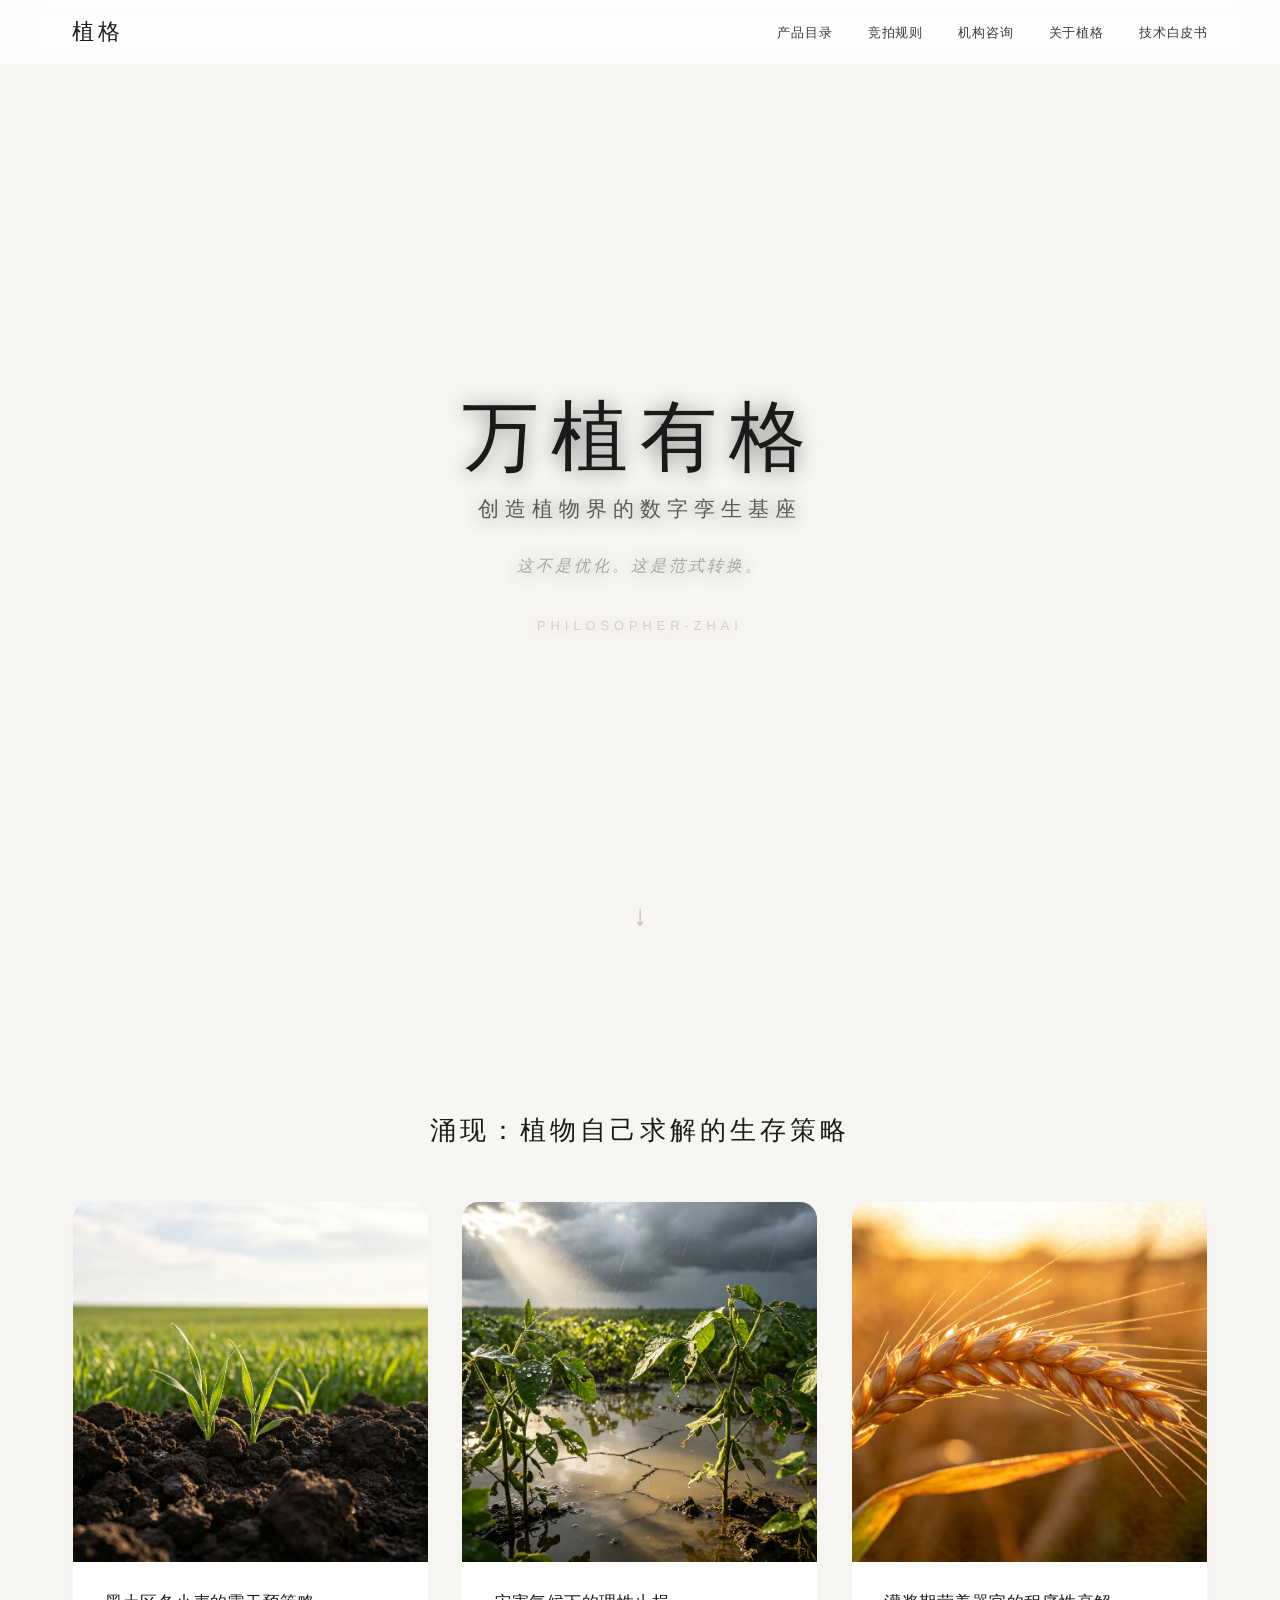
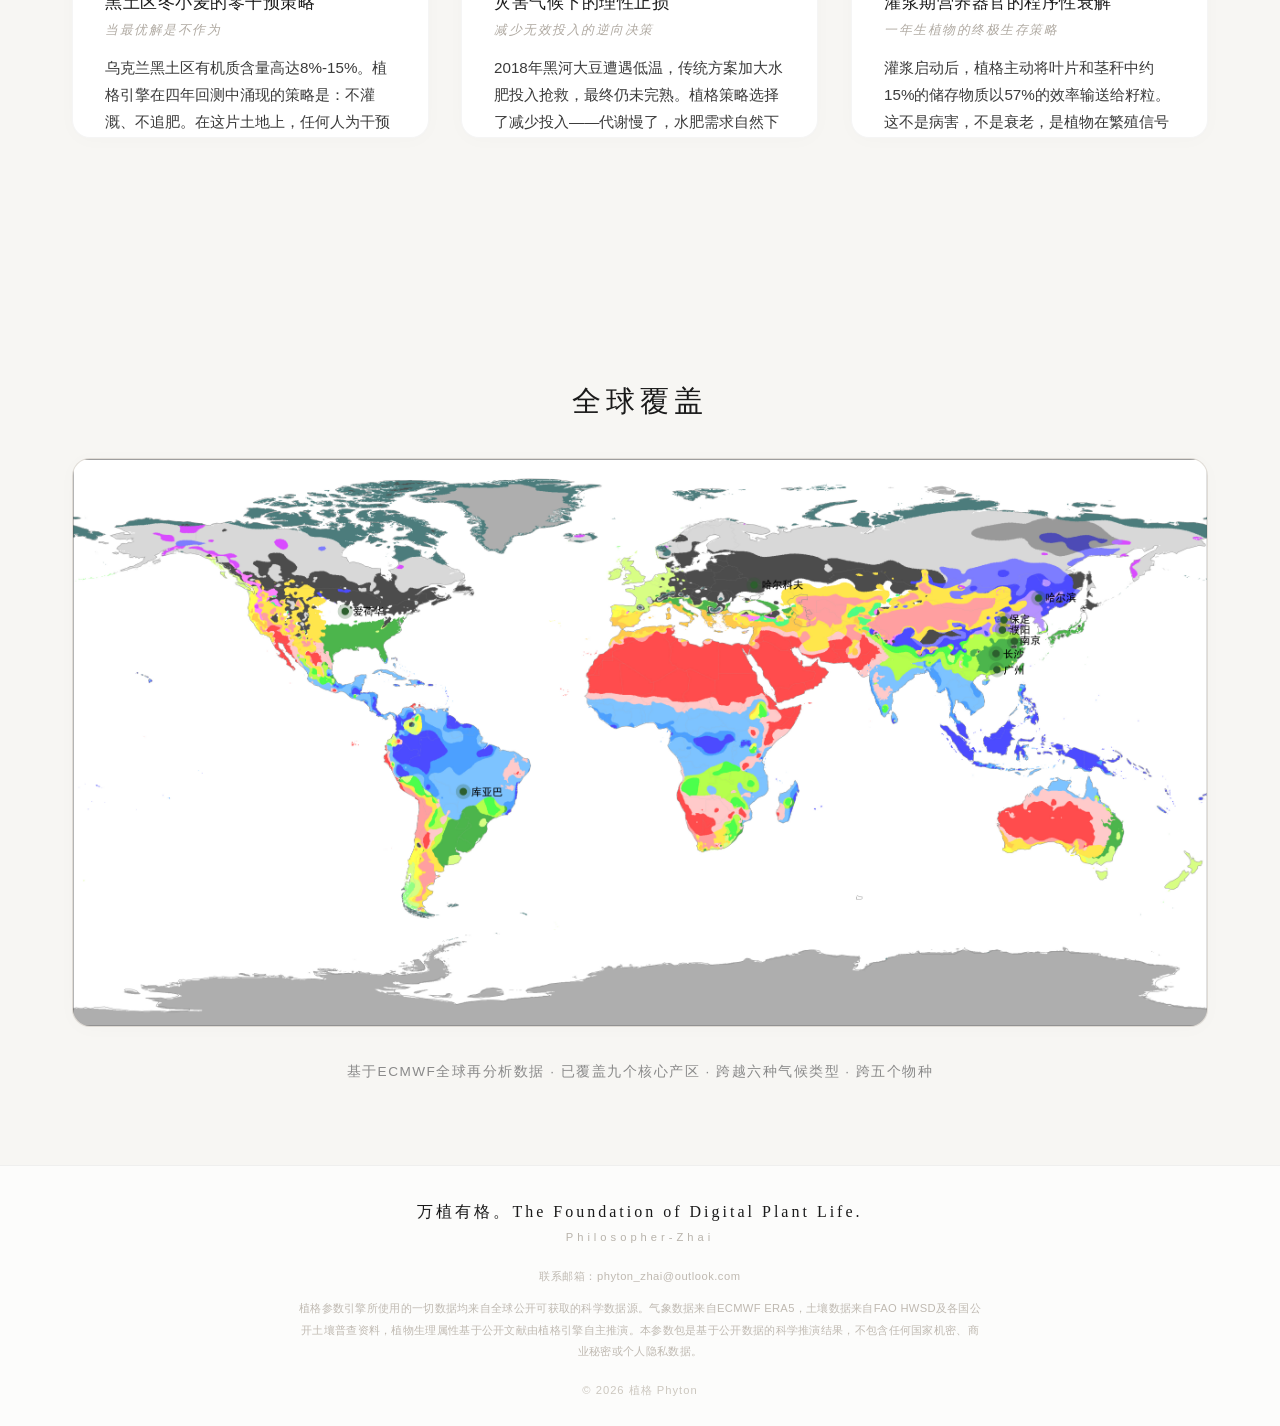
<file: index.html>
<!DOCTYPE html>
<html lang="zh-CN">
<head>
    <meta charset="UTF-8">
    <meta name="viewport" content="width=device-width, initial-scale=1.0">
    <title>植格 Phyton — 植物界的数字孪生基座</title>
    <link rel="stylesheet" href="css/style.css">
    <style>
        * {
            margin: 0;
            padding: 0;
            box-sizing: border-box;
        }

        html {
            overflow-y: scroll;
            scroll-behavior: smooth;
        }

        body {
            font-family: -apple-system, 'Inter', 'Helvetica Neue', 'Segoe UI', Roboto, sans-serif;
            background: #f7f6f3;
            color: #1e1e1e;
            line-height: 1.7;
            min-height: 100vh;
            display: flex;
            flex-direction: column;
            -webkit-font-smoothing: antialiased;
        }

        .top-nav {
            background: rgba(255, 255, 255, 0.72);
            backdrop-filter: blur(18px) saturate(1.2);
            -webkit-backdrop-filter: blur(18px) saturate(1.2);
            border-bottom: 1px solid rgba(0, 0, 0, 0.04);
            padding: 0 2rem;
            position: sticky;
            top: 0;
            z-index: 100;
        }

        .nav-inner {
            max-width: 1200px;
            margin: 0 auto;
            display: flex;
            justify-content: space-between;
            align-items: center;
            height: 64px;
        }

        .nav-logo {
            font-size: 1.4rem;
            font-weight: 500;
            letter-spacing: 4px;
            color: #1a1a1a;
            text-decoration: none;
            font-family: 'Times New Roman', serif;
        }

        .nav-menu {
            display: flex;
            list-style: none;
            gap: 2.2rem;
            align-items: center;
        }

        .nav-menu li {
            display: block;
        }

        .nav-link {
            font-size: 0.8rem;
            font-weight: 450;
            letter-spacing: 0.8px;
            text-transform: uppercase;
            color: #3a3a3a;
            text-decoration: none;
            transition: color 0.25s ease;
            position: relative;
        }

        .nav-link::after {
            content: '';
            position: absolute;
            bottom: -4px;
            left: 0;
            width: 0;
            height: 1.5px;
            background: #1a1a1a;
            transition: width 0.3s ease;
        }

        .nav-link:hover::after {
            width: 100%;
        }

        .nav-link:hover {
            color: #000;
        }

        .fullscreen-panel {
            min-height: calc(100vh - 64px);
            display: flex;
            align-items: center;
            justify-content: center;
            padding: 4rem 2rem;
            width: 100%;
        }

        .hero-panel {
            background: #f7f6f3;
            text-align: center;
            flex-direction: column;
            align-items: center;
            position: relative;
        }

        .hero-overlay {
            max-width: 820px;
            margin: 0 auto;
        }

        .hero-title {
            font-size: 4.8rem;
            font-weight: 400;
            letter-spacing: 12px;
            color: #1a1a1a;
            font-family: 'Times New Roman', serif;
            margin-bottom: 0.6rem;
            line-height: 1.15;
        }

        .hero-subtitle {
            font-size: 1.3rem;
            font-weight: 350;
            letter-spacing: 6px;
            color: #4a4a4a;
            margin-bottom: 1.6rem;
            font-family: 'Times New Roman', serif;
        }

        .hero-tagline {
            font-size: 1rem;
            font-weight: 350;
            letter-spacing: 3px;
            color: #8a8a8a;
            margin-bottom: 2.2rem;
            font-style: italic;
        }

        .hero-byline {
            font-size: 0.8rem;
            letter-spacing: 5px;
            color: #b8b3ab;
            text-transform: uppercase;
        }

        .scroll-hint {
            position: absolute;
            bottom: 2.2rem;
            left: 50%;
            transform: translateX(-50%);
            font-size: 1.8rem;
            color: #c5c0b8;
            animation: bounce-down 2.4s ease-in-out infinite;
            line-height: 1;
        }

        @keyframes bounce-down {
            0%, 100% { transform: translateX(-50%) translateY(0); opacity: 0.4; }
            50% { transform: translateX(-50%) translateY(10px); opacity: 1; }
        }

        .stories-panel {
            background: #f7f6f3;
            align-items: flex-start;
            padding: 5rem 2rem 4rem;
        }

        .stories-inner {
            max-width: 1200px;
            margin: 0 auto;
            width: 100%;
        }

        .stories-heading {
            font-size: 1.6rem;
            font-weight: 400;
            letter-spacing: 4px;
            color: #1a1a1a;
            text-align: center;
            margin-bottom: 3rem;
            font-family: 'Times New Roman', serif;
        }

        .story-grid {
            display: grid;
            grid-template-columns: repeat(3, 1fr);
            gap: 2rem;
        }

        .story-card {
            background: #ffffff;
            border-radius: 18px;
            overflow: hidden;
            border: 1px solid rgba(0, 0, 0, 0.04);
            box-shadow: 0 2px 20px rgba(0, 0, 0, 0.02);
            transition: transform 0.4s cubic-bezier(0.16, 1, 0.3, 1), box-shadow 0.4s ease;
            display: flex;
            flex-direction: column;
            will-change: transform;
        }

        .story-card:hover {
            transform: translateY(-8px);
            box-shadow: 0 20px 50px rgba(0, 0, 0, 0.07);
        }

        .story-img {
            width: 100%;
            padding-top: 56.25%;
            background-size: cover;
            background-position: center;
            background-color: #e8e4de;
            flex-shrink: 0;
        }

        .story-text {
            padding: 1.8rem 2rem 2.2rem;
            flex: 1;
            display: flex;
            flex-direction: column;
        }

        .story-text h3 {
            font-size: 1.05rem;
            font-weight: 500;
            letter-spacing: 0.5px;
            color: #1a1a1a;
            margin-bottom: 0.3rem;
            line-height: 1.4;
            font-family: 'Times New Roman', serif;
        }

        .story-tagline {
            font-size: 0.8rem;
            font-weight: 400;
            letter-spacing: 1.5px;
            color: #b0aaa2;
            text-transform: uppercase;
            margin-bottom: 0.8rem;
        }

        .story-desc {
            font-size: 0.95rem;
            color: #3a3a3a;
            line-height: 1.8;
            flex: 1;
        }

        .climate-panel {
            background: #f7f6f3;
            padding: 5rem 2rem 3rem;
            align-items: flex-start;
            text-align: center;
        }

        .climate-inner {
            max-width: 1200px;
            margin: 0 auto;
            width: 100%;
        }

        .climate-heading {
            font-size: 1.8rem;
            font-weight: 400;
            letter-spacing: 5px;
            color: #1a1a1a;
            margin-bottom: 2rem;
            font-family: 'Times New Roman', serif;
        }

        .climate-map {
            width: 100%;
            height: auto;
            display: block;
            margin: 0 auto 2rem;
            border-radius: 18px;
            background: #e8e4de;
            border: 1px solid rgba(0, 0, 0, 0.04);
            box-shadow: 0 2px 20px rgba(0, 0, 0, 0.02);
        }

        .climate-note {
            font-size: 0.85rem;
            color: #8a8a8a;
            letter-spacing: 1.5px;
            line-height: 1.9;
            max-width: 600px;
            margin: 0 auto;
        }

        .site-footer {
            text-align: center;
            padding: 2rem 2rem 1.6rem;
            border-top: 1px solid rgba(0, 0, 0, 0.05);
            background: #fcfcfb;
            margin-top: auto;
        }

        .footer-slogan {
            font-size: 1rem;
            font-weight: 380;
            letter-spacing: 3px;
            color: #1a1a1a;
            margin-bottom: 0.2rem;
            font-family: 'Times New Roman', serif;
        }

        .footer-sub {
            font-size: 0.7rem;
            letter-spacing: 4px;
            color: #b8b3ab;
            margin-bottom: 1.2rem;
        }

        .footer-email {
            font-size: 0.7rem;
            color: #bfb9b1;
            letter-spacing: 0.5px;
            margin-bottom: 0.8rem;
        }
        .footer-email a {
            color: inherit;
            text-decoration: none;
            transition: color 0.3s ease;
        }
        .footer-email a:hover {
            color: #1a1a1a;
        }

        .footer-disclaimer {
            max-width: 720px;
            margin: 0 auto 1.2rem;
            font-size: 0.7rem;
            color: #bfb9b1;
            line-height: 1.9;
            letter-spacing: 0.3px;
            padding: 0 1rem;
        }

        .footer-copy {
            font-size: 0.7rem;
            color: #ccc7bf;
            letter-spacing: 1px;
        }

        @media (max-width: 900px) {
            .story-grid {
                grid-template-columns: repeat(2, 1fr);
                gap: 1.5rem;
            }
        }

        @media (max-width: 700px) {
            .top-nav {
                padding: 0 1rem;
            }
            .nav-menu {
                gap: 1.2rem;
            }
            .nav-link {
                font-size: 0.7rem;
                letter-spacing: 0.5px;
            }
            .nav-logo {
                font-size: 1.1rem;
                letter-spacing: 2px;
            }

            .hero-title {
                font-size: 3rem;
                letter-spacing: 8px;
            }
            .hero-subtitle {
                font-size: 1rem;
                letter-spacing: 4px;
            }
            .hero-tagline {
                font-size: 0.9rem;
                letter-spacing: 2px;
            }

            .stories-panel {
                padding: 4rem 1.2rem 3rem;
            }
            .stories-heading {
                font-size: 1.3rem;
                letter-spacing: 2px;
                margin-bottom: 2rem;
            }
            .story-grid {
                grid-template-columns: 1fr;
                gap: 1.2rem;
            }
            .story-text {
                padding: 1.4rem 1.4rem 1.8rem;
            }
            .story-text h3 {
                font-size: 0.95rem;
            }
            .story-desc {
                font-size: 0.88rem;
            }

            .climate-panel {
                padding: 4rem 1.2rem 2.5rem;
            }
            .climate-heading {
                font-size: 1.4rem;
                letter-spacing: 3px;
            }
            .climate-note {
                font-size: 0.78rem;
            }

            .site-footer {
                padding: 1.6rem 1.2rem 1.4rem;
            }
            .footer-slogan {
                font-size: 0.85rem;
            }
            .footer-disclaimer {
                font-size: 0.65rem;
            }
        }

        @media (max-width: 440px) {
            .nav-menu {
                gap: 0.8rem;
            }
            .nav-link {
                font-size: 0.6rem;
                letter-spacing: 0.3px;
            }
            .nav-logo {
                font-size: 0.95rem;
            }

            .hero-title {
                font-size: 2.4rem;
                letter-spacing: 6px;
            }
            .hero-subtitle {
                font-size: 0.85rem;
                letter-spacing: 3px;
            }
            .hero-tagline {
                font-size: 0.8rem;
            }

            .fullscreen-panel {
                padding: 3rem 1rem;
                min-height: calc(90vh - 64px);
            }

            .story-text h3 {
                font-size: 0.9rem;
            }
            .story-desc {
                font-size: 0.82rem;
            }
            .story-text {
                padding: 1rem 1rem 1.4rem;
            }

            .scroll-hint {
                font-size: 1.4rem;
                bottom: 1.2rem;
            }

            .site-footer {
                padding: 1.4rem 1rem 1.2rem;
            }
        }
    </style>
</head>
<body>

    <nav class="top-nav">
        <div class="nav-inner">
            <a href="index.html" class="nav-logo">植格</a>
            <ul class="nav-menu">
                <li><a href="products.html" class="nav-link">产品目录</a></li>
                <li><a href="auction.html" class="nav-link">竞拍规则</a></li>
                <li><a href="institutional-inquiry.html" class="nav-link">机构咨询</a></li>
                <li><a href="about.html" class="nav-link">关于植格</a></li>
                <li><a href="tech/index.html" class="nav-link">技术白皮书</a></li>
            </ul>
        </div>
    </nav>

    <section class="fullscreen-panel hero-panel" id="panel1">
        <div class="hero-overlay">
            <h1 class="hero-title">万植有格</h1>
            <p class="hero-subtitle">创造植物界的数字孪生基座</p>
            <p class="hero-tagline">这不是优化。这是范式转换。</p>
            <p class="hero-byline">Philosopher-Zhai</p>
        </div>
        <div class="scroll-hint">↓</div>
    </section>

    <section class="fullscreen-panel stories-panel" id="panel2">
        <div class="stories-inner">
            <h2 class="stories-heading">涌现：植物自己求解的生存策略</h2>
            <div class="story-grid">
                <div class="story-card">
                    <div class="story-img" style="background-image: url('images/story_black_soil.jpg');"></div>
                    <div class="story-text">
                        <h3>黑土区冬小麦的零干预策略</h3>
                        <p class="story-tagline">当最优解是不作为</p>
                        <p class="story-desc">乌克兰黑土区有机质含量高达8%-15%。植格引擎在四年回测中涌现的策略是：不灌溉、不追肥。在这片土地上，任何人为干预都是多余的。</p>
                    </div>
                </div>
                <div class="story-card">
                    <div class="story-img" style="background-image: url('images/story_disaster.jpg');"></div>
                    <div class="story-text">
                        <h3>灾害气候下的理性止损</h3>
                        <p class="story-tagline">减少无效投入的逆向决策</p>
                        <p class="story-desc">2018年黑河大豆遭遇低温，传统方案加大水肥投入抢救，最终仍未完熟。植格策略选择了减少投入——代谢慢了，水肥需求自然下降。省下的成本直接转化为净收益。</p>
                    </div>
                </div>
                <div class="story-card">
                    <div class="story-img" style="background-image: url('images/story_senescence.jpg');"></div>
                    <div class="story-text">
                        <h3>灌浆期营养器官的程序性衰解</h3>
                        <p class="story-tagline">一年生植物的终极生存策略</p>
                        <p class="story-desc">灌浆启动后，植格主动将叶片和茎秆中约15%的储存物质以57%的效率输送给籽粒。这不是病害，不是衰老，是植物在繁殖信号触发下自主执行的程序性营养转移。</p>
                    </div>
                </div>
            </div>
        </div>
    </section>

    <section class="fullscreen-panel climate-panel" id="panel3">
        <div class="climate-inner">
            <h2 class="climate-heading">全球覆盖</h2>
            <img src="images/climate_map.png" alt="植格全球覆盖产区示意图" class="climate-map">
            <p class="climate-note">基于ECMWF全球再分析数据 · 已覆盖九个核心产区 · 跨越六种气候类型 · 跨五个物种</p>
        </div>
    </section>

    <footer class="site-footer">
        <p class="footer-slogan">万植有格。The Foundation of Digital Plant Life.</p>
        <p class="footer-sub">Philosopher-Zhai</p>
        <p class="footer-email">联系邮箱：<a href="mailto:phyton_zhai@outlook.com">phyton_zhai@outlook.com</a></p>
        <p class="footer-disclaimer">
            植格参数引擎所使用的一切数据均来自全球公开可获取的科学数据源。气象数据来自ECMWF ERA5，土壤数据来自FAO HWSD及各国公开土壤普查资料，植物生理属性基于公开文献由植格引擎自主推演。本参数包是基于公开数据的科学推演结果，不包含任何国家机密、商业秘密或个人隐私数据。
        </p>
        <p class="footer-copy">© 2026 植格 Phyton</p>
    </footer>

    <script src="js/map.js"></script>
</body>
</html>
</file>
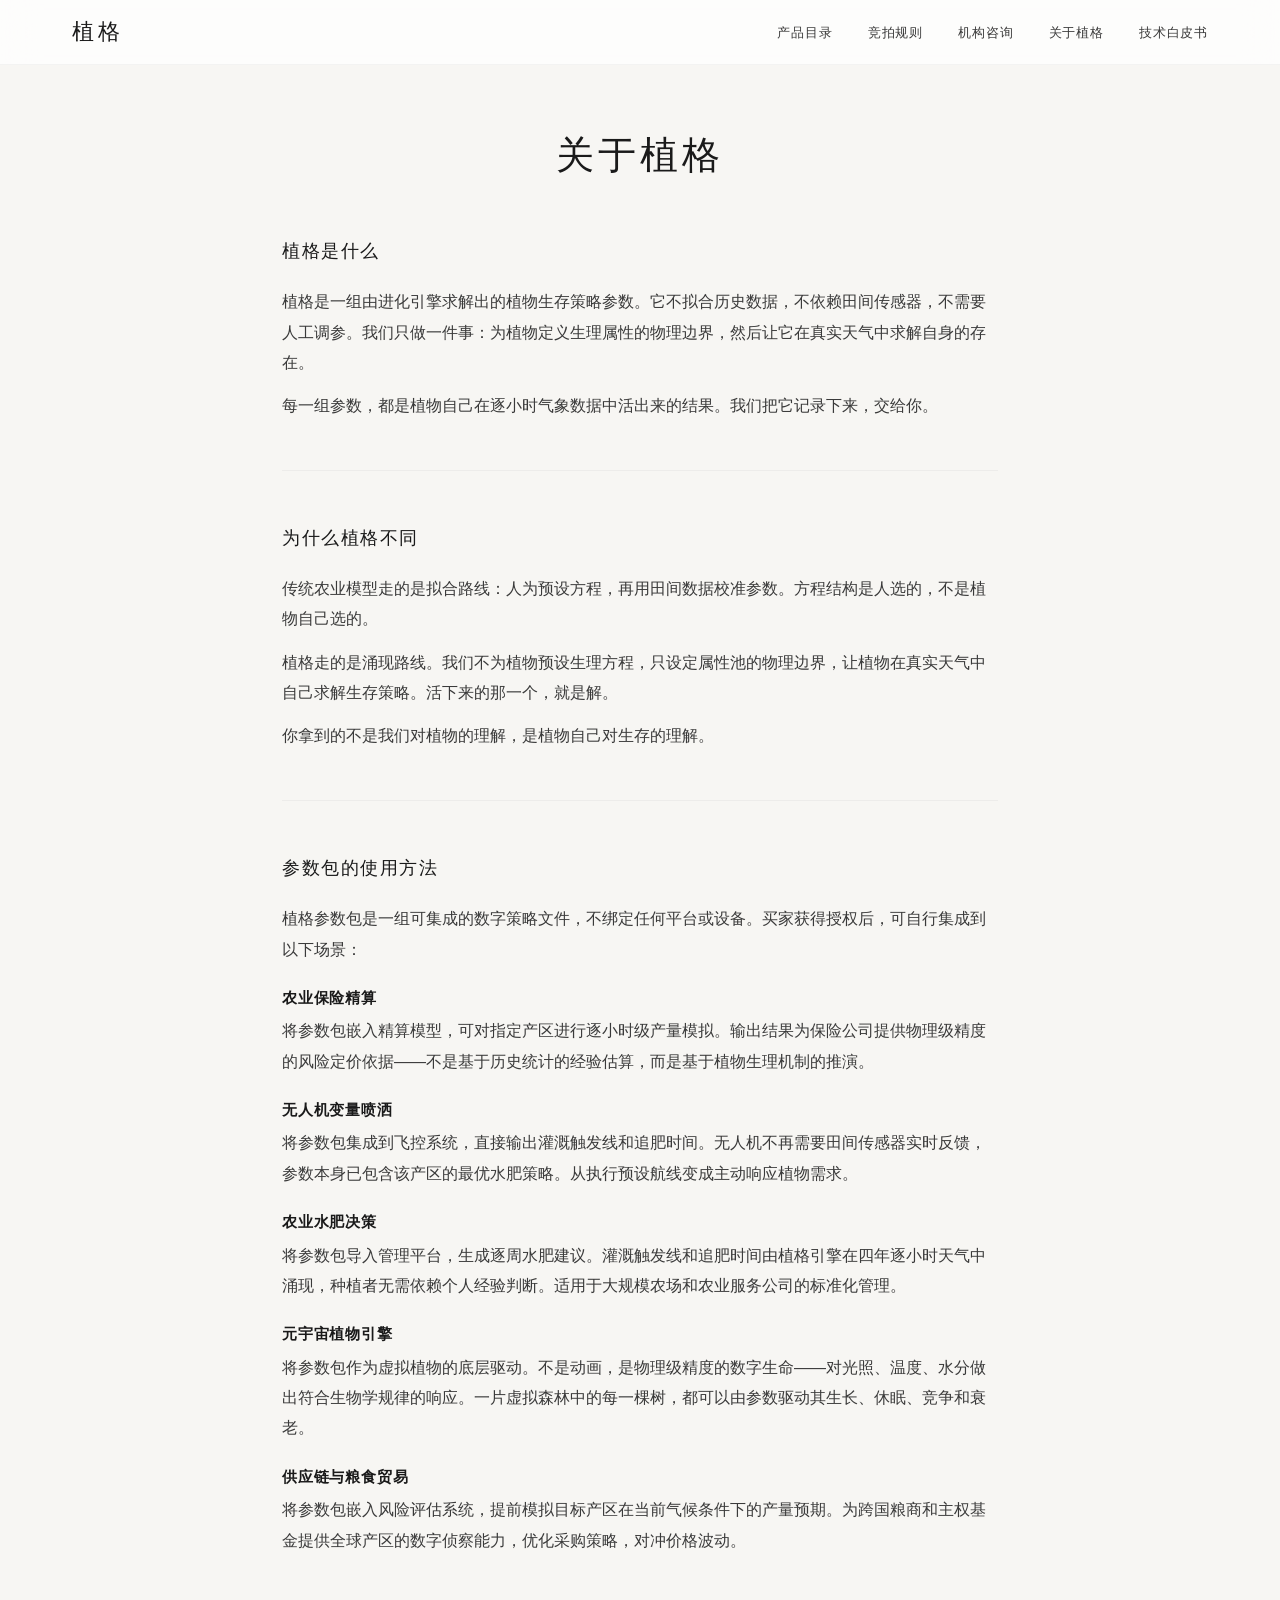
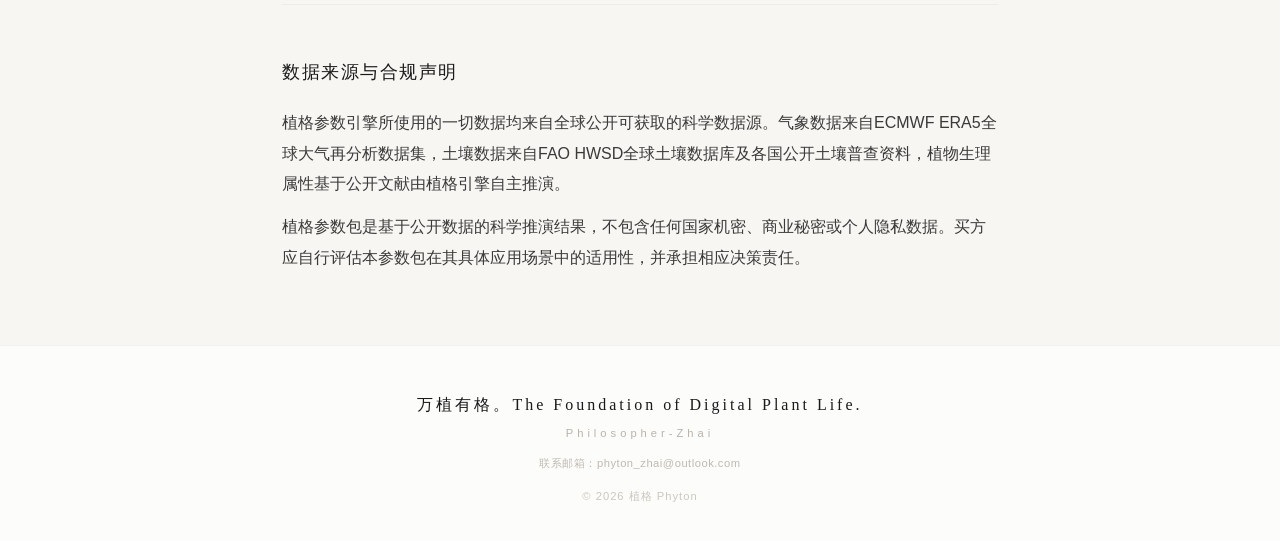
<file: about.html>
<!DOCTYPE html>
<html lang="zh-CN">
<head>
    <meta charset="UTF-8">
    <meta name="viewport" content="width=device-width, initial-scale=1.0">
    <title>关于植格 — Phyton</title>
    <link rel="stylesheet" href="css/style.css">
    <style>
        /* ============================================================
           全局 — 科技白左风
           ============================================================ */
        * {
            margin: 0;
            padding: 0;
            box-sizing: border-box;
        }

        body {
            font-family: -apple-system, 'Inter', 'Helvetica Neue', 'Segoe UI', Roboto, sans-serif;
            background: #f7f6f3;
            color: #1e1e1e;
            line-height: 1.8;
            min-height: 100vh;
            display: flex;
            flex-direction: column;
            -webkit-font-smoothing: antialiased;
        }

        /* ===== 顶部导航 — 轻量毛玻璃 ===== */
        .top-nav {
            background: rgba(255, 255, 255, 0.72);
            backdrop-filter: blur(18px) saturate(1.2);
            -webkit-backdrop-filter: blur(18px) saturate(1.2);
            border-bottom: 1px solid rgba(0, 0, 0, 0.04);
            padding: 0 2rem;
            position: sticky;
            top: 0;
            z-index: 100;
        }

        .nav-inner {
            max-width: 1200px;
            margin: 0 auto;
            display: flex;
            justify-content: space-between;
            align-items: center;
            height: 64px;
        }

        .nav-logo {
            font-size: 1.4rem;
            font-weight: 500;
            letter-spacing: 4px;
            color: #1a1a1a;
            text-decoration: none;
            font-family: 'Times New Roman', serif;
        }

        .nav-menu {
            display: flex;
            list-style: none;
            gap: 2.2rem;
            align-items: center;
        }

        .nav-link {
            font-size: 0.8rem;
            font-weight: 450;
            letter-spacing: 0.8px;
            text-transform: uppercase;
            color: #3a3a3a;
            text-decoration: none;
            transition: color 0.25s ease;
            position: relative;
        }

        .nav-link::after {
            content: '';
            position: absolute;
            bottom: -4px;
            left: 0;
            width: 0;
            height: 1.5px;
            background: #1a1a1a;
            transition: width 0.3s ease;
        }

        .nav-link:hover::after {
            width: 100%;
        }

        .nav-link:hover {
            color: #000;
        }

        .has-dropdown {
            position: relative;
        }

        .dropdown {
            display: none;
            position: absolute;
            top: 100%;
            left: 50%;
            transform: translateX(-50%);
            background: rgba(255, 255, 255, 0.96);
            backdrop-filter: blur(12px);
            -webkit-backdrop-filter: blur(12px);
            border-radius: 14px;
            border: 1px solid rgba(0, 0, 0, 0.04);
            box-shadow: 0 12px 40px rgba(0, 0, 0, 0.04);
            min-width: 200px;
            padding: 0.5rem 0;
        }

        .has-dropdown:hover .dropdown {
            display: block;
        }

        .dropdown-inner {
            padding: 0.5rem 1rem;
        }

        /* ===== 主内容 — 宽幅阅读 ===== */
        .about-page {
            max-width: 780px;
            margin: 3.5rem auto 2rem;
            padding: 0 2rem;
            flex: 1;
            width: 100%;
        }

        .about-page h1 {
            font-size: 2.4rem;
            font-weight: 400;
            letter-spacing: 4px;
            color: #1a1a1a;
            text-align: center;
            margin-bottom: 2.8rem;
            font-family: 'Times New Roman', serif;
        }

        /* ===== 内容区块 ===== */
        .about-block {
            margin-bottom: 3.2rem;
            padding-bottom: 3rem;
            border-bottom: 1px solid rgba(0, 0, 0, 0.04);
        }

        .about-block:last-child {
            border-bottom: none;
            margin-bottom: 0;
            padding-bottom: 0;
        }

        .about-block h2 {
            font-size: 1.15rem;
            font-weight: 500;
            letter-spacing: 1.5px;
            color: #1a1a1a;
            margin-bottom: 1.2rem;
            font-family: 'Times New Roman', serif;
        }

        .about-block h3 {
            font-size: 0.95rem;
            font-weight: 600;
            letter-spacing: 0.8px;
            color: #1a1a1a;
            margin-bottom: 0.3rem;
            margin-top: 1.2rem;
        }

        .about-block p {
            font-size: 1rem;
            color: #3a3a3a;
            margin-bottom: 0.8rem;
            line-height: 1.9;
        }

        .about-block p:last-child {
            margin-bottom: 0;
        }

        /* ===== 页脚 ===== */
        .site-footer {
            text-align: center;
            padding: 2.8rem 2rem 2.2rem;
            border-top: 1px solid rgba(0, 0, 0, 0.04);
            margin-top: 2.5rem;
            background: #fcfcfb;
        }

        .footer-slogan {
            font-size: 1rem;
            font-weight: 380;
            letter-spacing: 3px;
            color: #1a1a1a;
            margin-bottom: 0.2rem;
            font-family: 'Times New Roman', serif;
        }

        .footer-sub {
            font-size: 0.7rem;
            letter-spacing: 4px;
            color: #b8b3ab;
            margin-bottom: 0.6rem;
        }

        .footer-email {
            font-size: 0.7rem;
            color: #bfb9b1;
            letter-spacing: 0.5px;
            margin-bottom: 0.8rem;
        }
        .footer-email a {
            color: inherit;
            text-decoration: none;
            transition: color 0.3s ease;
        }
        .footer-email a:hover {
            color: #1a1a1a;
        }

        .footer-copy {
            font-size: 0.7rem;
            color: #ccc7bf;
            letter-spacing: 1px;
        }

        /* ===== 响应式 ===== */
        @media (max-width: 700px) {
            .top-nav {
                padding: 0 1rem;
            }
            .nav-menu {
                gap: 1.2rem;
            }
            .nav-link {
                font-size: 0.7rem;
                letter-spacing: 0.5px;
            }
            .nav-logo {
                font-size: 1.1rem;
                letter-spacing: 2px;
            }
            .about-page {
                padding: 0 1.2rem;
                margin: 2rem auto 1rem;
            }
            .about-page h1 {
                font-size: 1.8rem;
                letter-spacing: 2px;
                margin-bottom: 2rem;
            }
            .about-block h2 {
                font-size: 1rem;
            }
            .about-block p {
                font-size: 0.95rem;
            }
            .footer-slogan {
                font-size: 0.85rem;
            }
        }

        @media (max-width: 440px) {
            .nav-menu {
                gap: 0.8rem;
            }
            .nav-link {
                font-size: 0.6rem;
                letter-spacing: 0.3px;
            }
            .nav-logo {
                font-size: 0.95rem;
            }
            .about-page {
                padding: 0 1rem;
                margin: 1.5rem auto 0.5rem;
            }
            .about-page h1 {
                font-size: 1.5rem;
            }
            .about-block {
                margin-bottom: 2rem;
                padding-bottom: 2rem;
            }
            .about-block p {
                font-size: 0.88rem;
            }
        }
    </style>
</head>
<body>

    <nav class="top-nav">
        <div class="nav-inner">
            <a href="index.html" class="nav-logo">植格</a>
            <ul class="nav-menu">
                <li class="nav-item"><a href="products.html" class="nav-link">产品目录</a></li>
                <li class="nav-item"><a href="auction.html" class="nav-link">竞拍规则</a></li>
                <li class="nav-item"><a href="institutional-inquiry.html" class="nav-link">机构咨询</a></li>
                <li class="nav-item"><a href="about.html" class="nav-link">关于植格</a></li>
                <li class="nav-item"><a href="tech/index.html" class="nav-link">技术白皮书</a></li>
            </ul>
        </div>
    </nav>

    <main class="about-page">
        <h1>关于植格</h1>

        <section class="about-block">
            <h2>植格是什么</h2>
            <p>植格是一组由进化引擎求解出的植物生存策略参数。它不拟合历史数据，不依赖田间传感器，不需要人工调参。我们只做一件事：为植物定义生理属性的物理边界，然后让它在真实天气中求解自身的存在。</p>
            <p>每一组参数，都是植物自己在逐小时气象数据中活出来的结果。我们把它记录下来，交给你。</p>
        </section>

        <section class="about-block">
            <h2>为什么植格不同</h2>
            <p>传统农业模型走的是拟合路线：人为预设方程，再用田间数据校准参数。方程结构是人选的，不是植物自己选的。</p>
            <p>植格走的是涌现路线。我们不为植物预设生理方程，只设定属性池的物理边界，让植物在真实天气中自己求解生存策略。活下来的那一个，就是解。</p>
            <p>你拿到的不是我们对植物的理解，是植物自己对生存的理解。</p>
        </section>

        <section class="about-block">
            <h2>参数包的使用方法</h2>
            <p>植格参数包是一组可集成的数字策略文件，不绑定任何平台或设备。买家获得授权后，可自行集成到以下场景：</p>

            <h3>农业保险精算</h3>
            <p>将参数包嵌入精算模型，可对指定产区进行逐小时级产量模拟。输出结果为保险公司提供物理级精度的风险定价依据——不是基于历史统计的经验估算，而是基于植物生理机制的推演。</p>

            <h3>无人机变量喷洒</h3>
            <p>将参数包集成到飞控系统，直接输出灌溉触发线和追肥时间。无人机不再需要田间传感器实时反馈，参数本身已包含该产区的最优水肥策略。从执行预设航线变成主动响应植物需求。</p>

            <h3>农业水肥决策</h3>
            <p>将参数包导入管理平台，生成逐周水肥建议。灌溉触发线和追肥时间由植格引擎在四年逐小时天气中涌现，种植者无需依赖个人经验判断。适用于大规模农场和农业服务公司的标准化管理。</p>

            <h3>元宇宙植物引擎</h3>
            <p>将参数包作为虚拟植物的底层驱动。不是动画，是物理级精度的数字生命——对光照、温度、水分做出符合生物学规律的响应。一片虚拟森林中的每一棵树，都可以由参数驱动其生长、休眠、竞争和衰老。</p>

            <h3>供应链与粮食贸易</h3>
            <p>将参数包嵌入风险评估系统，提前模拟目标产区在当前气候条件下的产量预期。为跨国粮商和主权基金提供全球产区的数字侦察能力，优化采购策略，对冲价格波动。</p>
        </section>

        <section class="about-block">
            <h2>数据来源与合规声明</h2>
            <p>植格参数引擎所使用的一切数据均来自全球公开可获取的科学数据源。气象数据来自ECMWF ERA5全球大气再分析数据集，土壤数据来自FAO HWSD全球土壤数据库及各国公开土壤普查资料，植物生理属性基于公开文献由植格引擎自主推演。</p>
            <p>植格参数包是基于公开数据的科学推演结果，不包含任何国家机密、商业秘密或个人隐私数据。买方应自行评估本参数包在其具体应用场景中的适用性，并承担相应决策责任。</p>
        </section>
    </main>

    <footer class="site-footer">
        <p class="footer-slogan">万植有格。The Foundation of Digital Plant Life.</p>
        <p class="footer-sub">Philosopher-Zhai</p>
        <p class="footer-email">联系邮箱：<a href="mailto:phyton_zhai@outlook.com">phyton_zhai@outlook.com</a></p>
        <p class="footer-copy">© 2026 植格 Phyton</p>
    </footer>

    <script src="js/map.js"></script>
</body>
</html>
</file>
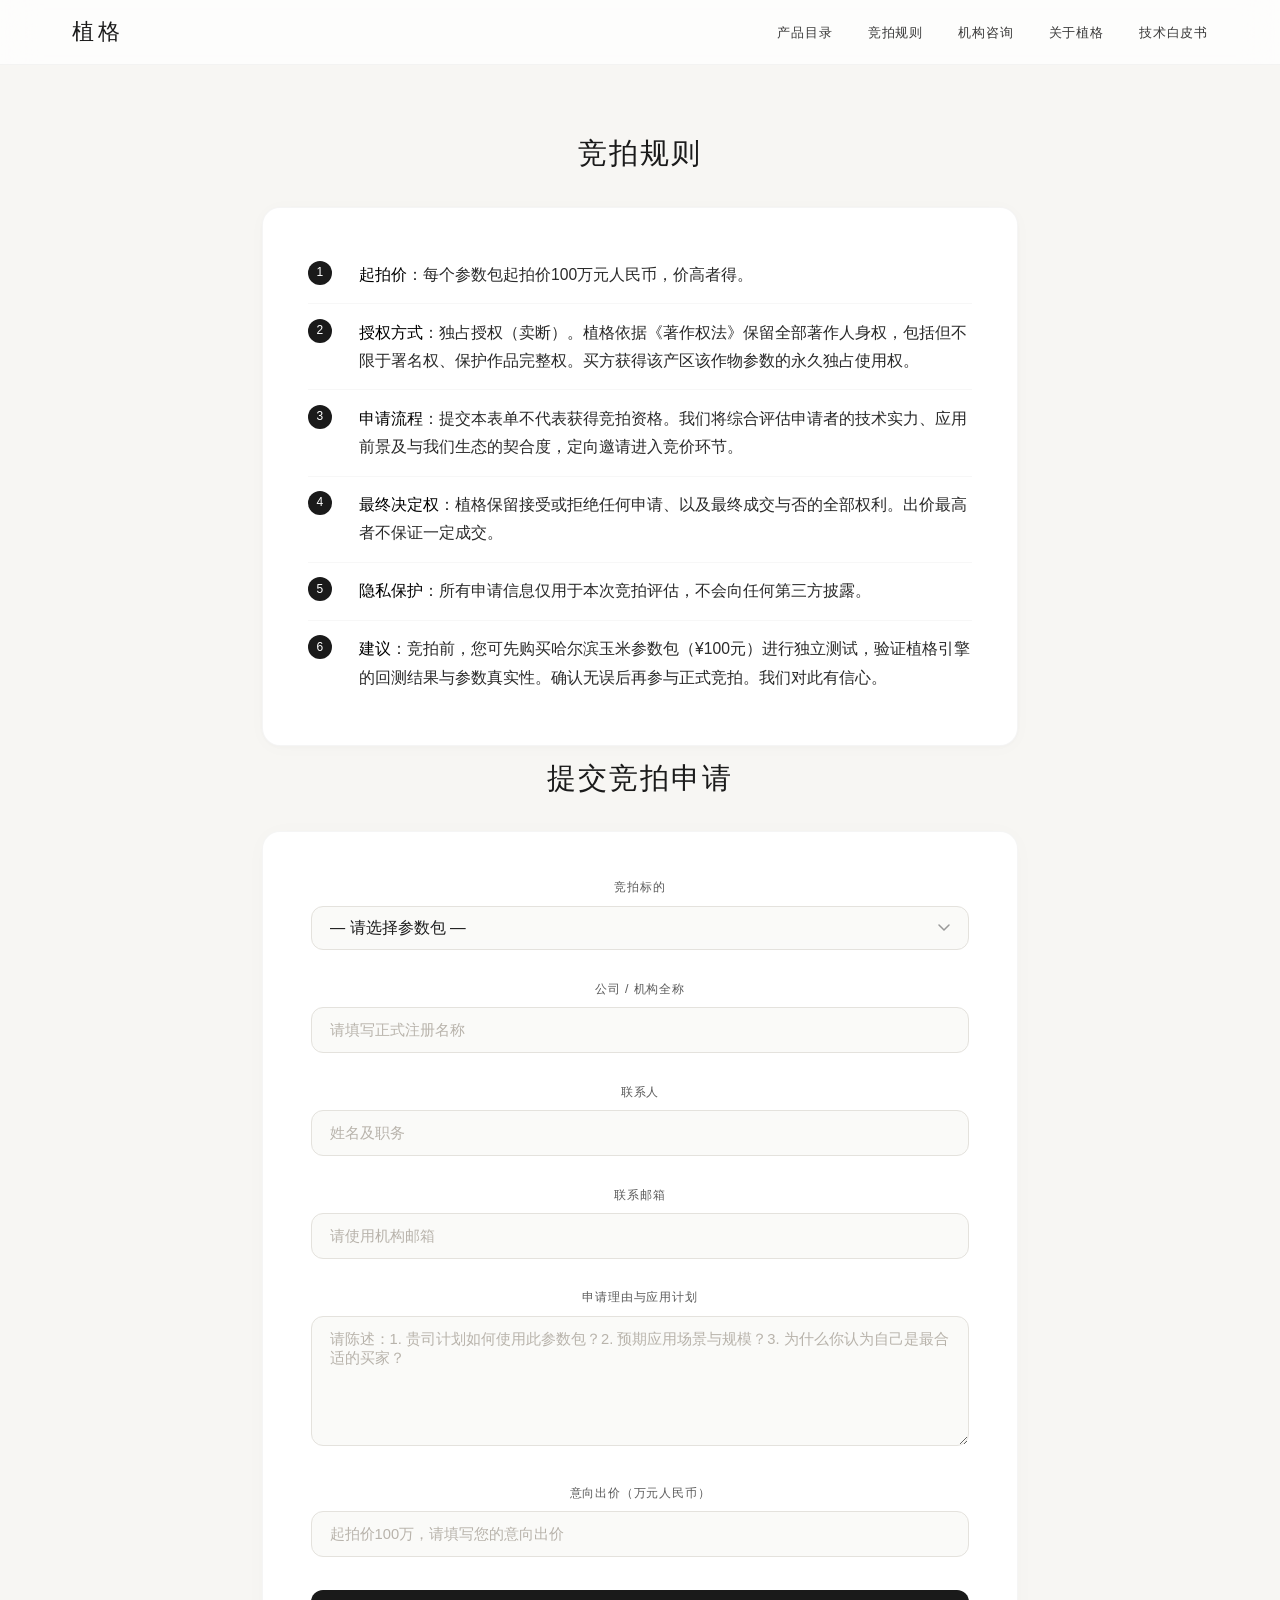
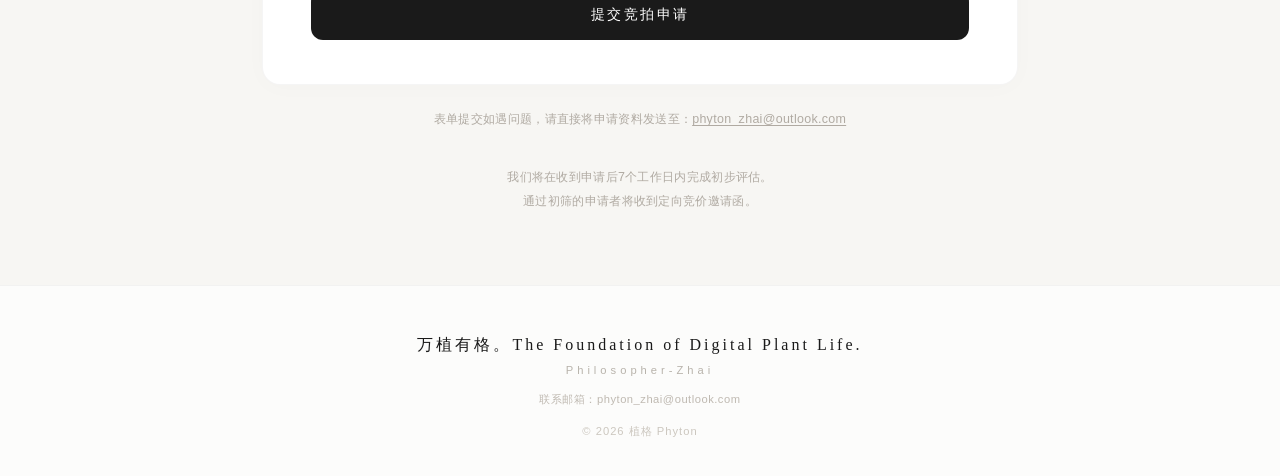
<file: auction.html>
<!DOCTYPE html>
<html lang="zh-CN">
<head>
    <meta charset="UTF-8">
    <meta name="viewport" content="width=device-width, initial-scale=1.0">
    <title>竞拍规则 — 植格 Phyton</title>
    <link rel="stylesheet" href="css/style.css">
    <style>
        /* ============================================================
           全局 — 科技白左风
           ============================================================ */
        * {
            margin: 0;
            padding: 0;
            box-sizing: border-box;
        }

        html {
            overflow-y: scroll;
        }

        body {
            font-family: -apple-system, 'Inter', 'Helvetica Neue', 'Segoe UI', Roboto, sans-serif;
            background: #f7f6f3;
            color: #1e1e1e;
            line-height: 1.7;
            min-height: 100vh;
            display: flex;
            flex-direction: column;
            -webkit-font-smoothing: antialiased;
        }

        /* ===== 顶部导航 — 轻量透明 ===== */
        .top-nav {
            background: rgba(255, 255, 255, 0.72);
            backdrop-filter: blur(18px) saturate(1.2);
            -webkit-backdrop-filter: blur(18px) saturate(1.2);
            border-bottom: 1px solid rgba(0, 0, 0, 0.04);
            padding: 0 2rem;
            position: sticky;
            top: 0;
            z-index: 100;
        }

        .nav-inner {
            max-width: 1200px;
            margin: 0 auto;
            display: flex;
            justify-content: space-between;
            align-items: center;
            height: 64px;
        }

        .nav-logo {
            font-size: 1.4rem;
            font-weight: 500;
            letter-spacing: 4px;
            color: #1a1a1a;
            text-decoration: none;
            font-family: 'Times New Roman', serif;
        }

        .nav-menu {
            display: flex;
            list-style: none;
            gap: 2.2rem;
            align-items: center;
        }

        .nav-link {
            font-size: 0.8rem;
            font-weight: 450;
            letter-spacing: 0.8px;
            text-transform: uppercase;
            color: #3a3a3a;
            text-decoration: none;
            transition: color 0.25s ease;
            position: relative;
        }

        .nav-link::after {
            content: '';
            position: absolute;
            bottom: -4px;
            left: 0;
            width: 0;
            height: 1.5px;
            background: #1a1a1a;
            transition: width 0.3s ease;
        }

        .nav-link:hover::after {
            width: 100%;
        }

        .nav-link:hover {
            color: #000;
        }

        .has-dropdown {
            position: relative;
        }

        /* ===== 主内容 — 极简宽幅 ===== */
        .auction-form {
            max-width: 820px;
            margin: 3.5rem auto 2rem;
            padding: 0 2rem;
            flex: 1;
            width: 100%;
        }

        .auction-form h2 {
            font-size: 1.8rem;
            font-weight: 400;
            letter-spacing: 2px;
            color: #1a1a1a;
            text-align: center;
            margin-bottom: 1.8rem;
            font-family: 'Times New Roman', serif;
        }

        .auction-form h2:first-of-type {
            margin-top: 0.5rem;
        }

        .auction-form h2 + h2 {
            margin-top: 3.5rem;
            border-top: 1px solid rgba(0, 0, 0, 0.06);
            padding-top: 3rem;
        }

        /* ===== 规则区 — 温和编号 ===== */
        .rules {
            background: #ffffff;
            border-radius: 18px;
            padding: 2.4rem 2.8rem;
            box-shadow: 0 2px 20px rgba(0, 0, 0, 0.02), 0 1px 4px rgba(0, 0, 0, 0.02);
            border: 1px solid rgba(0, 0, 0, 0.04);
            margin-bottom: 0.5rem;
        }

        .rules ol {
            list-style: none;
            counter-reset: rule-counter;
            padding: 0;
        }

        .rules ol li {
            counter-increment: rule-counter;
            padding: 0.9rem 0 0.9rem 3.2rem;
            position: relative;
            border-bottom: 1px solid rgba(0, 0, 0, 0.03);
            font-size: 0.98rem;
            color: #2a2a2a;
            line-height: 1.8;
        }

        .rules ol li:last-child {
            border-bottom: none;
        }

        .rules ol li::before {
            content: counter(rule-counter);
            position: absolute;
            left: 0;
            top: 0.9rem;
            font-size: 0.75rem;
            font-weight: 500;
            color: #ffffff;
            background: #1a1a1a;
            width: 24px;
            height: 24px;
            border-radius: 50%;
            display: flex;
            align-items: center;
            justify-content: center;
            letter-spacing: 0;
        }

        .rules ol li strong {
            color: #000;
            font-weight: 550;
        }

        /* ===== 表单 — 干净卡片 ===== */
        #auction-form {
            margin-top: 1.8rem;
            background: #ffffff;
            padding: 2.8rem 3rem;
            border-radius: 18px;
            border: 1px solid rgba(0, 0, 0, 0.04);
            box-shadow: 0 2px 24px rgba(0, 0, 0, 0.02);
        }

        .form-group {
            margin-bottom: 1.8rem;
        }

        .form-group label {
            display: block;
            font-size: 0.78rem;
            font-weight: 500;
            letter-spacing: 0.8px;
            text-transform: uppercase;
            color: #5a5a5a;
            margin-bottom: 0.45rem;
        }

        .form-group input,
        .form-group select,
        .form-group textarea {
            width: 100%;
            padding: 0.8rem 1.1rem;
            font-size: 0.98rem;
            font-family: 'Inter', -apple-system, sans-serif;
            color: #1e1e1e;
            background: #fafaf8;
            border: 1px solid #e4e2dd;
            border-radius: 12px;
            transition: all 0.25s ease;
            outline: none;
        }

        .form-group input:focus,
        .form-group select:focus,
        .form-group textarea:focus {
            border-color: #1a1a1a;
            background: #ffffff;
            box-shadow: 0 0 0 4px rgba(0, 0, 0, 0.03);
        }

        .form-group input::placeholder,
        .form-group textarea::placeholder {
            color: #b8b3ab;
            font-weight: 350;
            font-size: 0.92rem;
        }

        .form-group textarea {
            min-height: 130px;
            resize: vertical;
        }

        .form-group select {
            appearance: none;
            background-image: url("data:image/svg+xml,%3Csvg xmlns='http://www.w3.org/2000/svg' width='12' height='8' viewBox='0 0 12 8'%3E%3Cpath d='M1 1l5 5 5-5' stroke='%23999999' stroke-width='1.5' fill='none' stroke-linecap='round'/%3E%3C/svg%3E");
            background-repeat: no-repeat;
            background-position: right 1.1rem center;
            cursor: pointer;
        }

        /* ===== 提交按钮 — 低调有力 ===== */
        .btn-submit {
            display: inline-block;
            width: 100%;
            padding: 0.95rem 2rem;
            font-size: 0.9rem;
            font-family: 'Inter', -apple-system, sans-serif;
            font-weight: 480;
            letter-spacing: 2.5px;
            text-transform: uppercase;
            color: #ffffff;
            background: #1a1a1a;
            border: none;
            border-radius: 12px;
            cursor: pointer;
            transition: all 0.35s ease;
            margin-top: 0.3rem;
        }

        .btn-submit:hover {
            background: #000000;
            transform: translateY(-1.5px);
            box-shadow: 0 8px 28px rgba(0, 0, 0, 0.10);
        }

        .btn-submit:active {
            transform: translateY(0);
            box-shadow: none;
        }

        /* ===== 底部说明 ===== */
        .auction-form > p:last-of-type {
            text-align: center;
            font-size: 0.78rem;
            color: #b0aaa2;
            margin-top: 2.2rem;
            line-height: 1.9;
            letter-spacing: 0.3px;
        }

        /* ===== 页脚 ===== */
        .site-footer {
            text-align: center;
            padding: 2.8rem 2rem 2.2rem;
            border-top: 1px solid rgba(0, 0, 0, 0.04);
            margin-top: 2.5rem;
            background: #fcfcfb;
        }

        .footer-slogan {
            font-size: 1rem;
            font-weight: 380;
            letter-spacing: 3px;
            color: #1a1a1a;
            margin-bottom: 0.2rem;
            font-family: 'Times New Roman', serif;
        }

        .footer-sub {
            font-size: 0.7rem;
            letter-spacing: 4px;
            color: #b8b3ab;
            margin-bottom: 0.6rem;
        }

        /* ===== 新增：邮箱样式 ===== */
        .footer-email {
            font-size: 0.7rem;
            color: #bfb9b1;
            letter-spacing: 0.5px;
            margin-bottom: 0.8rem;
        }
        .footer-email a {
            color: inherit;
            text-decoration: none;
            transition: color 0.3s ease;
        }
        .footer-email a:hover {
            color: #1a1a1a;
        }

        .footer-copy {
            font-size: 0.7rem;
            color: #ccc7bf;
            letter-spacing: 1px;
        }

        /* ===== 响应式 ===== */
        @media (max-width: 700px) {
            .top-nav {
                padding: 0 1rem;
            }
            .nav-menu {
                gap: 1.2rem;
            }
            .nav-link {
                font-size: 0.7rem;
                letter-spacing: 0.5px;
            }
            .nav-logo {
                font-size: 1.1rem;
                letter-spacing: 2px;
            }
            .auction-form {
                padding: 0 1.2rem;
                margin: 2rem auto 1rem;
            }
            .auction-form h2 {
                font-size: 1.4rem;
            }
            .rules {
                padding: 1.6rem 1.4rem;
            }
            .rules ol li {
                padding-left: 2.6rem;
                font-size: 0.92rem;
            }
            .rules ol li::before {
                width: 20px;
                height: 20px;
                font-size: 0.65rem;
                top: 0.85rem;
            }
            #auction-form {
                padding: 1.8rem 1.4rem;
            }
            .form-group input,
            .form-group select,
            .form-group textarea {
                padding: 0.7rem 0.9rem;
                font-size: 0.92rem;
            }
            .btn-submit {
                font-size: 0.8rem;
                padding: 0.75rem 1.2rem;
            }
            .footer-slogan {
                font-size: 0.85rem;
            }
        }

        @media (max-width: 440px) {
            .nav-menu {
                gap: 0.8rem;
            }
            .nav-link {
                font-size: 0.6rem;
                letter-spacing: 0.3px;
            }
            .nav-logo {
                font-size: 0.95rem;
            }
            .rules ol li {
                padding-left: 2.2rem;
                font-size: 0.85rem;
            }
            .rules {
                padding: 1.2rem 1rem;
            }
            #auction-form {
                padding: 1.2rem 1rem;
            }
        }

        /* ===== 下拉菜单 hover 占位 ===== */
        .has-dropdown:hover .dropdown {
            display: block;
        }
        .dropdown {
            display: none;
            position: absolute;
            top: 100%;
            left: 50%;
            transform: translateX(-50%);
            background: rgba(255, 255, 255, 0.96);
            backdrop-filter: blur(12px);
            -webkit-backdrop-filter: blur(12px);
            border-radius: 14px;
            border: 1px solid rgba(0, 0, 0, 0.04);
            box-shadow: 0 12px 40px rgba(0, 0, 0, 0.04);
            min-width: 200px;
            padding: 0.5rem 0;
        }
        .dropdown-inner {
            padding: 0.5rem 1rem;
        }
    </style>
</head>
<body>

    <nav class="top-nav">
        <div class="nav-inner">
            <a href="index.html" class="nav-logo">植格</a>
            <ul class="nav-menu">
                <li class="nav-item"><a href="products.html" class="nav-link">产品目录</a></li>
                <li class="nav-item"><a href="auction.html" class="nav-link">竞拍规则</a></li>
                <li class="nav-item"><a href="institutional-inquiry.html" class="nav-link">机构咨询</a></li>
                <li class="nav-item"><a href="about.html" class="nav-link">关于植格</a></li>
                <li class="nav-item"><a href="tech/index.html" class="nav-link">技术白皮书</a></li>
            </ul>
        </div>
    </nav>

    <main class="auction-form">
        <h2>竞拍规则</h2>

        <div class="rules">
            <ol>
                <li><strong>起拍价</strong>：每个参数包起拍价100万元人民币，价高者得。</li>
                <li><strong>授权方式</strong>：独占授权（卖断）。植格依据《著作权法》保留全部著作人身权，包括但不限于署名权、保护作品完整权。买方获得该产区该作物参数的永久独占使用权。</li>
                <li><strong>申请流程</strong>：提交本表单不代表获得竞拍资格。我们将综合评估申请者的技术实力、应用前景及与我们生态的契合度，定向邀请进入竞价环节。</li>
                <li><strong>最终决定权</strong>：植格保留接受或拒绝任何申请、以及最终成交与否的全部权利。出价最高者不保证一定成交。</li>
                <li><strong>隐私保护</strong>：所有申请信息仅用于本次竞拍评估，不会向任何第三方披露。</li>
                <li><strong>建议</strong>：竞拍前，您可先购买哈尔滨玉米参数包（¥100元）进行独立测试，验证植格引擎的回测结果与参数真实性。确认无误后再参与正式竞拍。我们对此有信心。</li>
            </ol>
        </div>

        <h2>提交竞拍申请</h2>

        <form id="auction-form">
            <div class="form-group">
                <label for="product">竞拍标的</label>
                <select id="product" name="product" required>
                    <option value="">— 请选择参数包 —</option>
                </select>
            </div>

            <div class="form-group">
                <label for="company">公司 / 机构全称</label>
                <input type="text" id="company" name="company" required placeholder="请填写正式注册名称">
            </div>

            <div class="form-group">
                <label for="contact">联系人</label>
                <input type="text" id="contact" name="contact" required placeholder="姓名及职务">
            </div>

            <div class="form-group">
                <label for="email">联系邮箱</label>
                <input type="email" id="email" name="email" required placeholder="请使用机构邮箱">
            </div>

            <div class="form-group">
                <label for="reason">申请理由与应用计划</label>
                <textarea id="reason" name="reason" required placeholder="请陈述：1. 贵司计划如何使用此参数包？2. 预期应用场景与规模？3. 为什么你认为自己是最合适的买家？"></textarea>
            </div>

            <div class="form-group">
                <label for="offer">意向出价（万元人民币）</label>
                <input type="number" id="offer" name="offer" min="100" placeholder="起拍价100万，请填写您的意向出价">
            </div>

            <button type="submit" class="btn-submit">提交竞拍申请</button>
        </form>

        <!-- ===== 新增：备用联系提示 ===== -->
        <p style="text-align:center;font-size:0.78rem;color:#b0aaa2;margin-top:1.5rem;letter-spacing:0.3px;">
            表单提交如遇问题，请直接将申请资料发送至：<a href="mailto:phyton_zhai@outlook.com" style="color:inherit;text-decoration:underline;text-underline-offset:2px;">phyton_zhai@outlook.com</a>
        </p>

        <p>
            我们将在收到申请后7个工作日内完成初步评估。<br>
            通过初筛的申请者将收到定向竞价邀请函。
        </p>
    </main>

    <footer class="site-footer">
        <p class="footer-slogan">万植有格。The Foundation of Digital Plant Life.</p>
        <p class="footer-sub">Philosopher-Zhai</p>
        <!-- ===== 新增：页脚邮箱 ===== -->
        <p class="footer-email">联系邮箱：<a href="mailto:phyton_zhai@outlook.com">phyton_zhai@outlook.com</a></p>
        <p class="footer-copy">© 2026 植格 Phyton</p>
    </footer>

    <script src="js/map.js"></script>
    <script>
        // 加载产品列表到下拉框
        fetch('data/products.json')
            .then(resp => resp.json())
            .then(products => {
                const select = document.getElementById('product');
                const premiumProducts = products.filter(p => p.price >= 1000000);
                premiumProducts.forEach(p => {
                    const option = document.createElement('option');
                    option.value = p.id;
                    option.textContent = p.crop + ' · ' + p.region_cn;
                    select.appendChild(option);
                });
                const params = new URLSearchParams(window.location.search);
                const productId = params.get('id');
                if (productId) {
                    for (let i = 0; i < select.options.length; i++) {
                        if (select.options[i].value === productId) {
                            select.selectedIndex = i;
                            break;
                        }
                    }
                }
            })
            .catch(() => {
                const select = document.getElementById('product');
                const fallback = document.createElement('option');
                fallback.value = '';
                fallback.textContent = '— 暂无竞拍标的 —';
                select.appendChild(fallback);
            });

        document.getElementById('auction-form').addEventListener('submit', function(e) {
            e.preventDefault();
            const email = document.getElementById('email').value;
            const reason = document.getElementById('reason').value;
            const product = document.getElementById('product').value;
            if (!product) { alert('请选择竞拍标的。'); return; }
            if (!email.includes('@')) { alert('请填写有效的邮箱地址。'); return; }
            if (reason.length < 50) { alert('申请理由过于简短，请详细说明。'); return; }
            alert('申请已收到。我们将在7个工作日内完成评估。');
            this.reset();
        });
    </script>
</body>
</html>
</file>
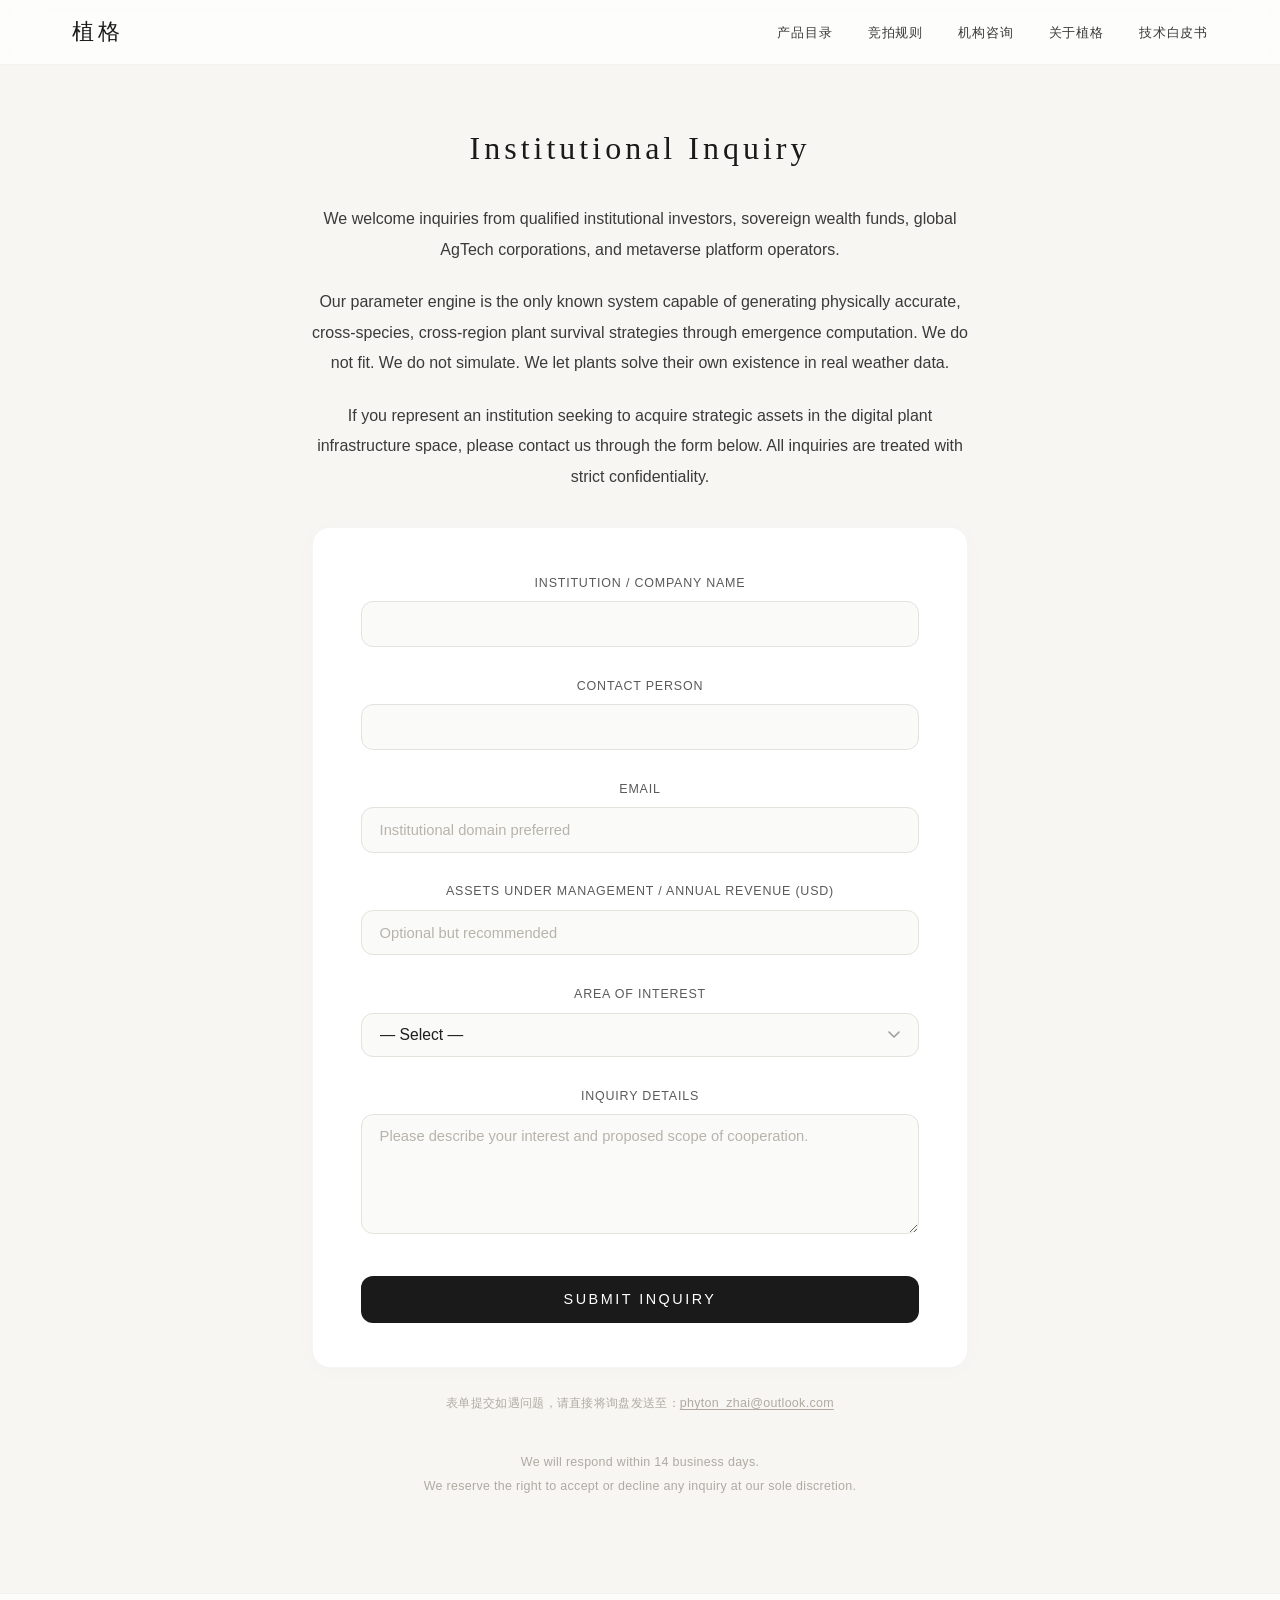
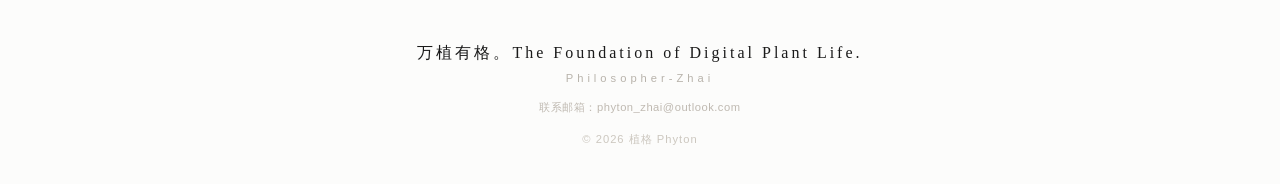
<file: institutional-inquiry.html>
<!DOCTYPE html>
<html lang="zh-CN">
<head>
    <meta charset="UTF-8">
    <meta name="viewport" content="width=device-width, initial-scale=1.0">
    <title>Institutional Inquiry — Phyton</title>
    <link rel="stylesheet" href="css/style.css">
    <style>
        /* ============================================================
           全局 — 科技白左风（与竞拍/关于页完全一致）
           ============================================================ */
        * {
            margin: 0;
            padding: 0;
            box-sizing: border-box;
        }

        body {
            font-family: -apple-system, 'Inter', 'Helvetica Neue', 'Segoe UI', Roboto, sans-serif;
            background: #f7f6f3;
            color: #1e1e1e;
            line-height: 1.7;
            min-height: 100vh;
            display: flex;
            flex-direction: column;
            -webkit-font-smoothing: antialiased;
        }

        /* ===== 顶部导航 — 毛玻璃（与竞拍/关于页完全一致） ===== */
        .top-nav {
            background: rgba(255, 255, 255, 0.72);
            backdrop-filter: blur(18px) saturate(1.2);
            -webkit-backdrop-filter: blur(18px) saturate(1.2);
            border-bottom: 1px solid rgba(0, 0, 0, 0.04);
            padding: 0 2rem;
            position: sticky;
            top: 0;
            z-index: 100;
        }

        .nav-inner {
            max-width: 1200px;
            margin: 0 auto;
            display: flex;
            justify-content: space-between;
            align-items: center;
            height: 64px;
        }

        .nav-logo {
            font-size: 1.4rem;
            font-weight: 500;
            letter-spacing: 4px;
            color: #1a1a1a;
            text-decoration: none;
            font-family: 'Times New Roman', serif;
        }

        .nav-menu {
            display: flex;
            list-style: none;
            gap: 2.2rem;
            align-items: center;
        }

        .nav-link {
            font-size: 0.8rem;
            font-weight: 450;
            letter-spacing: 0.8px;
            text-transform: uppercase;
            color: #3a3a3a;
            text-decoration: none;
            transition: color 0.25s ease;
            position: relative;
        }

        .nav-link::after {
            content: '';
            position: absolute;
            bottom: -4px;
            left: 0;
            width: 0;
            height: 1.5px;
            background: #1a1a1a;
            transition: width 0.3s ease;
        }

        .nav-link:hover::after {
            width: 100%;
        }

        .nav-link:hover {
            color: #000;
        }

        .has-dropdown {
            position: relative;
        }

        .dropdown {
            display: none;
            position: absolute;
            top: 100%;
            left: 50%;
            transform: translateX(-50%);
            background: rgba(255, 255, 255, 0.96);
            backdrop-filter: blur(12px);
            -webkit-backdrop-filter: blur(12px);
            border-radius: 14px;
            border: 1px solid rgba(0, 0, 0, 0.04);
            box-shadow: 0 12px 40px rgba(0, 0, 0, 0.04);
            min-width: 200px;
            padding: 0.5rem 0;
        }

        .has-dropdown:hover .dropdown {
            display: block;
        }

        .dropdown-inner {
            padding: 0.5rem 1rem;
        }

        /* ===== 主内容 ===== */
        .institutional {
            max-width: 720px;
            margin: 3.5rem auto 2rem;
            padding: 0 2rem;
            flex: 1;
            width: 100%;
        }

        .institutional h2 {
            font-size: 2rem;
            font-weight: 400;
            letter-spacing: 4px;
            color: #1a1a1a;
            text-align: center;
            margin-bottom: 1.8rem;
            font-family: 'Times New Roman', serif;
        }

        .institutional > p {
            text-align: center;
            color: #3a3a3a;
            margin-bottom: 1.4rem;
            font-size: 1rem;
            line-height: 1.9;
        }

        .institutional > p:first-of-type {
            margin-top: 0.5rem;
        }

        /* ===== 表单卡片 ===== */
        #institutional-form {
            margin-top: 2.2rem;
            background: #ffffff;
            padding: 2.8rem 3rem;
            border-radius: 18px;
            border: 1px solid rgba(0, 0, 0, 0.04);
            box-shadow: 0 2px 24px rgba(0, 0, 0, 0.02);
        }

        .form-group {
            margin-bottom: 1.8rem;
        }

        .form-group label {
            display: block;
            font-size: 0.78rem;
            font-weight: 500;
            letter-spacing: 0.8px;
            text-transform: uppercase;
            color: #5a5a5a;
            margin-bottom: 0.45rem;
        }

        .form-group input,
        .form-group select,
        .form-group textarea {
            width: 100%;
            padding: 0.8rem 1.1rem;
            font-size: 0.98rem;
            font-family: 'Inter', -apple-system, sans-serif;
            color: #1e1e1e;
            background: #fafaf8;
            border: 1px solid #e4e2dd;
            border-radius: 12px;
            transition: all 0.25s ease;
            outline: none;
        }

        .form-group input:focus,
        .form-group select:focus,
        .form-group textarea:focus {
            border-color: #1a1a1a;
            background: #ffffff;
            box-shadow: 0 0 0 4px rgba(0, 0, 0, 0.03);
        }

        .form-group input::placeholder,
        .form-group textarea::placeholder {
            color: #b8b3ab;
            font-weight: 350;
            font-size: 0.92rem;
        }

        .form-group textarea {
            min-height: 120px;
            resize: vertical;
        }

        .form-group select {
            appearance: none;
            background-image: url("data:image/svg+xml,%3Csvg xmlns='http://www.w3.org/2000/svg' width='12' height='8' viewBox='0 0 12 8'%3E%3Cpath d='M1 1l5 5 5-5' stroke='%23999999' stroke-width='1.5' fill='none' stroke-linecap='round'/%3E%3C/svg%3E");
            background-repeat: no-repeat;
            background-position: right 1.1rem center;
            cursor: pointer;
        }

        /* ===== 提交按钮 ===== */
        .btn-submit {
            display: inline-block;
            width: 100%;
            padding: 0.95rem 2rem;
            font-size: 0.9rem;
            font-family: 'Inter', -apple-system, sans-serif;
            font-weight: 480;
            letter-spacing: 2.5px;
            text-transform: uppercase;
            color: #ffffff;
            background: #1a1a1a;
            border: none;
            border-radius: 12px;
            cursor: pointer;
            transition: all 0.35s ease;
            margin-top: 0.3rem;
        }

        .btn-submit:hover {
            background: #000000;
            transform: translateY(-1.5px);
            box-shadow: 0 8px 28px rgba(0, 0, 0, 0.10);
        }

        .btn-submit:active {
            transform: translateY(0);
            box-shadow: none;
        }

        /* ===== 底部说明 ===== */
        .institutional .footnote {
            text-align: center;
            font-size: 0.78rem;
            color: #b0aaa2;
            margin-top: 2.2rem;
            line-height: 1.9;
            letter-spacing: 0.3px;
        }

        /* ===== 页脚 ===== */
        .site-footer {
            text-align: center;
            padding: 2.8rem 2rem 2.2rem;
            border-top: 1px solid rgba(0, 0, 0, 0.04);
            margin-top: 2.5rem;
            background: #fcfcfb;
        }

        .footer-slogan {
            font-size: 1rem;
            font-weight: 380;
            letter-spacing: 3px;
            color: #1a1a1a;
            margin-bottom: 0.2rem;
            font-family: 'Times New Roman', serif;
        }

        .footer-sub {
            font-size: 0.7rem;
            letter-spacing: 4px;
            color: #b8b3ab;
            margin-bottom: 0.6rem;
        }

        /* ===== 新增：邮箱样式 ===== */
        .footer-email {
            font-size: 0.7rem;
            color: #bfb9b1;
            letter-spacing: 0.5px;
            margin-bottom: 0.8rem;
        }
        .footer-email a {
            color: inherit;
            text-decoration: none;
            transition: color 0.3s ease;
        }
        .footer-email a:hover {
            color: #1a1a1a;
        }

        .footer-copy {
            font-size: 0.7rem;
            color: #ccc7bf;
            letter-spacing: 1px;
        }

        /* ===== 响应式 ===== */
        @media (max-width: 700px) {
            .top-nav {
                padding: 0 1rem;
            }
            .nav-menu {
                gap: 1.2rem;
            }
            .nav-link {
                font-size: 0.7rem;
                letter-spacing: 0.5px;
            }
            .nav-logo {
                font-size: 1.1rem;
                letter-spacing: 2px;
            }
            .institutional {
                padding: 0 1.2rem;
                margin: 2rem auto 1rem;
            }
            .institutional h2 {
                font-size: 1.5rem;
                letter-spacing: 2px;
            }
            .institutional > p {
                font-size: 0.95rem;
            }
            #institutional-form {
                padding: 1.8rem 1.4rem;
            }
            .form-group input,
            .form-group select,
            .form-group textarea {
                padding: 0.7rem 0.9rem;
                font-size: 0.92rem;
            }
            .btn-submit {
                font-size: 0.8rem;
                padding: 0.75rem 1.2rem;
            }
            .footer-slogan {
                font-size: 0.85rem;
            }
        }

        @media (max-width: 440px) {
            .nav-menu {
                gap: 0.8rem;
            }
            .nav-link {
                font-size: 0.6rem;
                letter-spacing: 0.3px;
            }
            .nav-logo {
                font-size: 0.95rem;
            }
            .institutional {
                padding: 0 1rem;
                margin: 1.5rem auto 0.5rem;
            }
            .institutional h2 {
                font-size: 1.3rem;
            }
            #institutional-form {
                padding: 1.2rem 1rem;
            }
        }
    </style>
</head>
<body>

    <nav class="top-nav">
        <div class="nav-inner">
            <a href="index.html" class="nav-logo">植格</a>
            <ul class="nav-menu">
                <li class="nav-item"><a href="products.html" class="nav-link">产品目录</a></li>
                <li class="nav-item"><a href="auction.html" class="nav-link">竞拍规则</a></li>
                <li class="nav-item"><a href="institutional-inquiry.html" class="nav-link">机构咨询</a></li>
                <li class="nav-item"><a href="about.html" class="nav-link">关于植格</a></li>
                <li class="nav-item"><a href="tech/index.html" class="nav-link">技术白皮书</a></li>
            </ul>
        </div>
    </nav>

    <main class="institutional">
        <h2>Institutional Inquiry</h2>

        <p>We welcome inquiries from qualified institutional investors, sovereign wealth funds, global AgTech corporations, and metaverse platform operators.</p>

        <p>Our parameter engine is the only known system capable of generating physically accurate, cross-species, cross-region plant survival strategies through emergence computation. We do not fit. We do not simulate. We let plants solve their own existence in real weather data.</p>

        <p>If you represent an institution seeking to acquire strategic assets in the digital plant infrastructure space, please contact us through the form below. All inquiries are treated with strict confidentiality.</p>

        <form id="institutional-form" action="https://formspree.io/f/mbdngnwj" method="POST">
            <div class="form-group">
                <label for="company">Institution / Company Name</label>
                <input type="text" id="company" name="company" required>
            </div>

            <div class="form-group">
                <label for="contact">Contact Person</label>
                <input type="text" id="contact" name="contact" required>
            </div>

            <div class="form-group">
                <label for="email">Email</label>
                <input type="email" id="email" name="email" required placeholder="Institutional domain preferred">
            </div>

            <div class="form-group">
                <label for="aum">Assets Under Management / Annual Revenue (USD)</label>
                <input type="text" id="aum" name="aum" placeholder="Optional but recommended">
            </div>

            <div class="form-group">
                <label for="interest">Area of Interest</label>
                <select id="interest" name="interest">
                    <option value="">— Select —</option>
                    <option value="global_crop_twin">Global Crop Digital Twin System</option>
                    <option value="regional_params">Regional Parameter Package(s)</option>
                    <option value="metaverse_engine">Metaverse Plant Engine</option>
                    <option value="insurance">Agricultural Insurance &amp; Risk Modeling</option>
                    <option value="strategic_partnership">Strategic Partnership / Acquisition</option>
                    <option value="other">Other</option>
                </select>
            </div>

            <div class="form-group">
                <label for="message">Inquiry Details</label>
                <textarea id="reason" name="reason" required placeholder="Please describe your interest and proposed scope of cooperation."></textarea>
            </div>

            <button type="submit" class="btn-submit">Submit Inquiry</button>
        </form>

        <!-- ===== 新增：备用联系提示 ===== -->
        <p style="text-align:center;font-size:0.78rem;color:#b0aaa2;margin-top:1.5rem;letter-spacing:0.3px;">
            表单提交如遇问题，请直接将询盘发送至：<a href="mailto:phyton_zhai@outlook.com" style="color:inherit;text-decoration:underline;text-underline-offset:2px;">phyton_zhai@outlook.com</a>
        </p>

        <p class="footnote">
            We will respond within 14 business days.<br>
            We reserve the right to accept or decline any inquiry at our sole discretion.
        </p>
    </main>

    <footer class="site-footer">
        <p class="footer-slogan">万植有格。The Foundation of Digital Plant Life.</p>
        <p class="footer-sub">Philosopher-Zhai</p>
        <!-- ===== 新增：页脚邮箱 ===== -->
        <p class="footer-email">联系邮箱：<a href="mailto:phyton_zhai@outlook.com">phyton_zhai@outlook.com</a></p>
        <p class="footer-copy">© 2026 植格 Phyton</p>
    </footer>

    <script>
        document.getElementById('institutional-form').addEventListener('submit', function(e) {
            e.preventDefault();
            const email = document.getElementById('email').value;
            if (!email.includes('@')) {
                alert('Please enter a valid email address.');
                return;
            }
            alert('Thank you for your inquiry. We will respond within 14 business days.');
            this.reset();
        });
    </script>
</body>
</html>
</file>
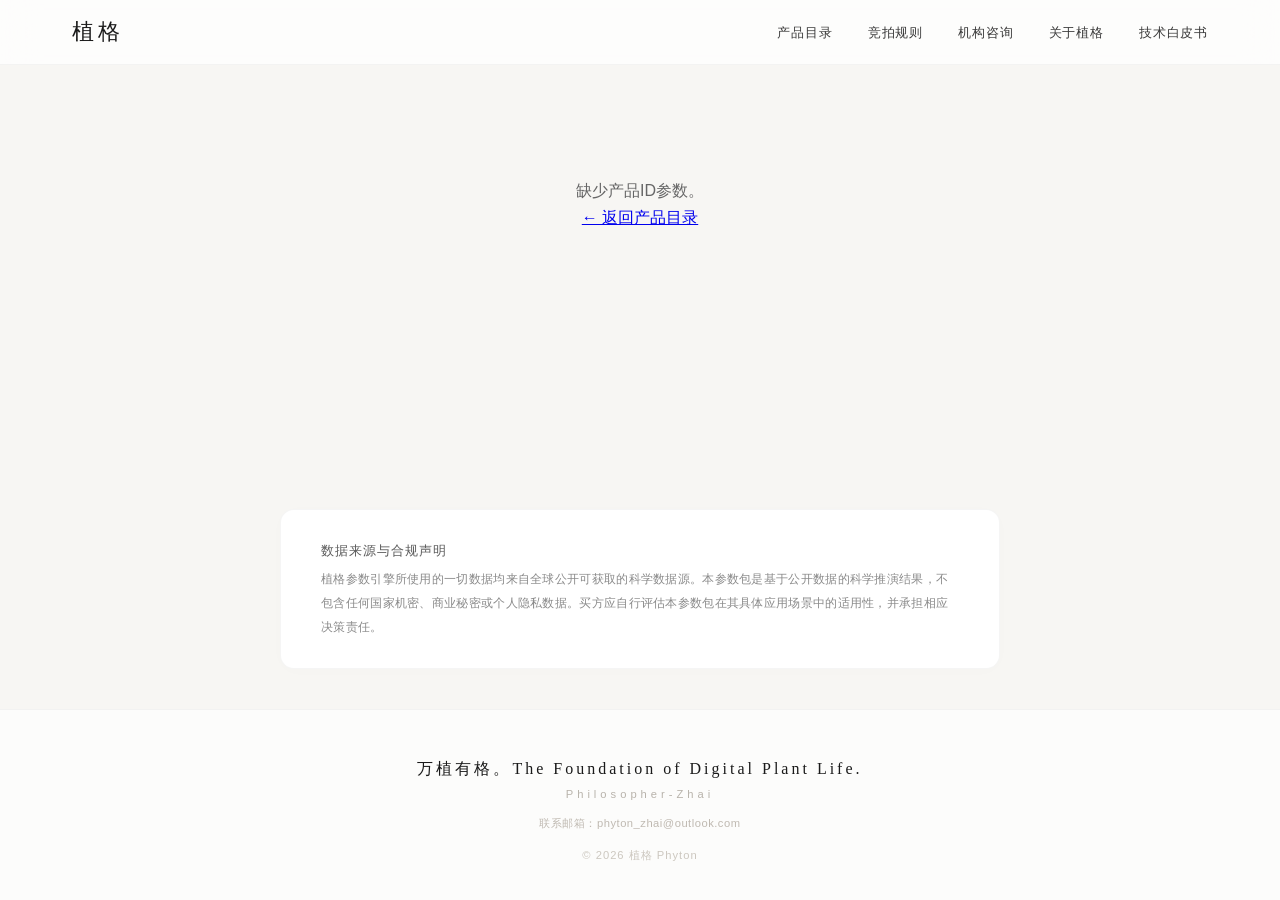
<file: product.html>
<!DOCTYPE html>
<html lang="zh-CN">
<head>
    <meta charset="UTF-8">
    <meta name="viewport" content="width=device-width, initial-scale=1.0">
    <title>产品详情 — 植格 Phyton</title>
    <link rel="stylesheet" href="css/style.css">
    <style>
        * {
            margin: 0;
            padding: 0;
            box-sizing: border-box;
        }

        html {
            overflow-y: scroll;
        }

        body {
            font-family: -apple-system, 'Inter', 'Helvetica Neue', 'Segoe UI', Roboto, sans-serif;
            background: #f7f6f3;
            color: #1e1e1e;
            line-height: 1.7;
            min-height: 100vh;
            display: flex;
            flex-direction: column;
            -webkit-font-smoothing: antialiased;
        }

        .top-nav {
            background: rgba(255, 255, 255, 0.72);
            backdrop-filter: blur(18px) saturate(1.2);
            -webkit-backdrop-filter: blur(18px) saturate(1.2);
            border-bottom: 1px solid rgba(0, 0, 0, 0.04);
            padding: 0 2rem;
            position: sticky;
            top: 0;
            z-index: 100;
        }

        .nav-inner {
            max-width: 1200px;
            margin: 0 auto;
            display: flex;
            justify-content: space-between;
            align-items: center;
            height: 64px;
        }

        .nav-logo {
            font-size: 1.4rem;
            font-weight: 500;
            letter-spacing: 4px;
            color: #1a1a1a;
            text-decoration: none;
            font-family: 'Times New Roman', serif;
        }

        .nav-menu {
            display: flex;
            list-style: none;
            gap: 2.2rem;
            align-items: center;
        }

        .nav-menu li {
            display: block;
        }

        .nav-link {
            font-size: 0.8rem;
            font-weight: 450;
            letter-spacing: 0.8px;
            text-transform: uppercase;
            color: #3a3a3a;
            text-decoration: none;
            transition: color 0.25s ease;
            position: relative;
        }

        .nav-link::after {
            content: '';
            position: absolute;
            bottom: -4px;
            left: 0;
            width: 0;
            height: 1.5px;
            background: #1a1a1a;
            transition: width 0.3s ease;
        }

        .nav-link:hover::after {
            width: 100%;
        }

        .nav-link:hover {
            color: #000;
        }

        .product-detail {
            max-width: 780px;
            margin: 3rem auto 1.5rem;
            padding: 0 2rem;
            flex: 1;
            width: 100%;
        }

        .product-detail .detail-card {
            background: #ffffff;
            border-radius: 18px;
            padding: 2.8rem 3rem;
            border: 1px solid rgba(0, 0, 0, 0.04);
            box-shadow: 0 2px 24px rgba(0, 0, 0, 0.02);
        }

        .product-detail .detail-header {
            text-align: center;
            padding-bottom: 1.8rem;
            border-bottom: 1px solid rgba(0, 0, 0, 0.04);
            margin-bottom: 2rem;
        }

        .product-detail .detail-header h2 {
            font-size: 2rem;
            font-weight: 400;
            letter-spacing: 3px;
            color: #1a1a1a;
            font-family: 'Times New Roman', serif;
            margin-bottom: 0.3rem;
        }

        .product-detail .detail-header .sub {
            font-size: 0.9rem;
            color: #8a8a8a;
            letter-spacing: 1px;
        }

        .product-detail .detail-header .price {
            display: inline-block;
            margin-top: 0.8rem;
            font-size: 1.3rem;
            font-weight: 500;
            color: #1a1a1a;
            letter-spacing: 2px;
            background: #f7f6f3;
            padding: 0.2rem 1.8rem;
            border-radius: 30px;
        }

        .product-detail .detail-section {
            margin-bottom: 1.8rem;
        }

        .product-detail .detail-section h3 {
            font-size: 0.85rem;
            font-weight: 500;
            letter-spacing: 1.5px;
            text-transform: uppercase;
            color: #5a5a5a;
            margin-bottom: 0.4rem;
        }

        .product-detail .detail-section p,
        .product-detail .detail-section li {
            font-size: 1rem;
            color: #3a3a3a;
            line-height: 1.9;
        }

        .product-detail .detail-section ul {
            list-style: none;
            padding: 0;
        }

        .product-detail .detail-section ul li {
            padding: 0.3rem 0 0.3rem 1.4rem;
            position: relative;
        }

        .product-detail .detail-section ul li::before {
            content: '—';
            position: absolute;
            left: 0;
            color: #b8b3ab;
        }

        .product-detail .detail-actions {
            margin-top: 2.2rem;
            padding-top: 1.8rem;
            border-top: 1px solid rgba(0, 0, 0, 0.04);
            display: flex;
            gap: 1rem;
            flex-wrap: wrap;
        }

        .product-detail .btn-primary,
        .product-detail .btn-secondary {
            display: inline-block;
            padding: 0.8rem 2.4rem;
            font-size: 0.8rem;
            font-family: 'Inter', -apple-system, sans-serif;
            font-weight: 480;
            letter-spacing: 2px;
            text-transform: uppercase;
            border-radius: 12px;
            text-decoration: none;
            transition: all 0.3s ease;
            border: none;
            cursor: pointer;
        }

        .product-detail .btn-primary {
            background: #1a1a1a;
            color: #ffffff;
        }

        .product-detail .btn-primary:hover {
            background: #000000;
            transform: translateY(-1.5px);
            box-shadow: 0 8px 28px rgba(0, 0, 0, 0.08);
        }

        .product-detail .btn-secondary {
            background: transparent;
            color: #5a5a5a;
            border: 1px solid #e4e2dd;
        }

        .product-detail .btn-secondary:hover {
            background: #f7f6f3;
            border-color: #b8b3ab;
        }

        .disclaimer {
            max-width: 720px;
            margin: 1.5rem auto 0;
            padding: 1.8rem 2.5rem;
            background: #ffffff;
            border-radius: 14px;
            border: 1px solid rgba(0, 0, 0, 0.04);
            box-shadow: 0 2px 20px rgba(0, 0, 0, 0.01);
            font-size: 0.78rem;
            color: #8a8a8a;
            line-height: 1.9;
            letter-spacing: 0.3px;
        }

        .disclaimer strong {
            display: block;
            font-weight: 500;
            color: #5a5a5a;
            letter-spacing: 1px;
            margin-bottom: 0.3rem;
            font-size: 0.8rem;
        }

        .site-footer {
            text-align: center;
            padding: 2.8rem 2rem 2.2rem;
            border-top: 1px solid rgba(0, 0, 0, 0.04);
            margin-top: 2.5rem;
            background: #fcfcfb;
        }

        .footer-slogan {
            font-size: 1rem;
            font-weight: 380;
            letter-spacing: 3px;
            color: #1a1a1a;
            margin-bottom: 0.2rem;
            font-family: 'Times New Roman', serif;
        }

        .footer-sub {
            font-size: 0.7rem;
            letter-spacing: 4px;
            color: #b8b3ab;
            margin-bottom: 0.6rem;
        }

        .footer-email {
            font-size: 0.7rem;
            color: #bfb9b1;
            letter-spacing: 0.5px;
            margin-bottom: 0.8rem;
        }
        .footer-email a {
            color: inherit;
            text-decoration: none;
            transition: color 0.3s ease;
        }
        .footer-email a:hover {
            color: #1a1a1a;
        }

        .footer-copy {
            font-size: 0.7rem;
            color: #ccc7bf;
            letter-spacing: 1px;
        }

        @media (max-width: 700px) {
            .top-nav {
                padding: 0 1rem;
            }
            .nav-menu {
                gap: 1.2rem;
            }
            .nav-link {
                font-size: 0.7rem;
                letter-spacing: 0.5px;
            }
            .nav-logo {
                font-size: 1.1rem;
                letter-spacing: 2px;
            }

            .product-detail {
                padding: 0 1.2rem;
                margin: 2rem auto 1rem;
            }
            .product-detail .detail-card {
                padding: 1.8rem 1.4rem;
            }
            .product-detail .detail-header h2 {
                font-size: 1.5rem;
                letter-spacing: 2px;
            }
            .product-detail .detail-header .price {
                font-size: 1.1rem;
                padding: 0.1rem 1.2rem;
            }
            .product-detail .detail-section p,
            .product-detail .detail-section li {
                font-size: 0.95rem;
            }
            .product-detail .detail-actions {
                flex-direction: column;
            }
            .product-detail .btn-primary,
            .product-detail .btn-secondary {
                text-align: center;
                padding: 0.7rem 1.5rem;
                font-size: 0.75rem;
            }

            .disclaimer {
                padding: 1.4rem 1.4rem;
                margin: 1rem 1.2rem 0;
                font-size: 0.72rem;
            }

            .footer-slogan {
                font-size: 0.85rem;
            }
        }

        @media (max-width: 440px) {
            .top-nav {
                padding: 0 0.8rem;
            }
            .nav-menu {
                gap: 0.8rem;
            }
            .nav-link {
                font-size: 0.6rem;
                letter-spacing: 0.3px;
            }
            .nav-logo {
                font-size: 0.95rem;
                letter-spacing: 1.5px;
            }

            .product-detail {
                padding: 0 0.8rem;
                margin: 1.5rem auto 0.5rem;
            }
            .product-detail .detail-card {
                padding: 1.2rem 1rem;
                border-radius: 14px;
            }
            .product-detail .detail-header h2 {
                font-size: 1.2rem;
            }
            .product-detail .detail-header .price {
                font-size: 0.95rem;
            }
            .product-detail .detail-section p,
            .product-detail .detail-section li {
                font-size: 0.88rem;
            }

            .disclaimer {
                padding: 1rem 1rem;
                margin: 0.8rem 0.8rem 0;
                font-size: 0.68rem;
            }
        }

        .product-detail .loading-placeholder {
            text-align: center;
            padding: 4rem 2rem;
            color: #b8b3ab;
            font-size: 0.95rem;
            letter-spacing: 1px;
        }
        .product-detail .loading-placeholder::after {
            content: '…';
            animation: dots 1.2s steps(4) infinite;
        }
        @keyframes dots {
            0% { content: ''; }
            25% { content: '.'; }
            50% { content: '..'; }
            75% { content: '...'; }
        }
    </style>
</head>
<body>

    <nav class="top-nav">
        <div class="nav-inner">
            <a href="index.html" class="nav-logo">植格</a>
            <ul class="nav-menu">
                <li><a href="products.html" class="nav-link">产品目录</a></li>
                <li><a href="auction.html" class="nav-link">竞拍规则</a></li>
                <li><a href="institutional-inquiry.html" class="nav-link">机构咨询</a></li>
                <li><a href="about.html" class="nav-link">关于植格</a></li>
                <li><a href="tech/index.html" class="nav-link">技术白皮书</a></li>
            </ul>
        </div>
    </nav>

    <main class="product-detail" id="product-detail">
        <!-- JS动态渲染 -->
    </main>

    <section class="disclaimer">
        <strong>数据来源与合规声明</strong>
        植格参数引擎所使用的一切数据均来自全球公开可获取的科学数据源。本参数包是基于公开数据的科学推演结果，不包含任何国家机密、商业秘密或个人隐私数据。买方应自行评估本参数包在其具体应用场景中的适用性，并承担相应决策责任。
    </section>

    <footer class="site-footer">
        <p class="footer-slogan">万植有格。The Foundation of Digital Plant Life.</p>
        <p class="footer-sub">Philosopher-Zhai</p>
        <p class="footer-email">联系邮箱：<a href="mailto:phyton_zhai@outlook.com">phyton_zhai@outlook.com</a></p>
        <p class="footer-copy">© 2026 植格 Phyton</p>
    </footer>

    <script src="js/product.js"></script>
</body>
</html>
</file>
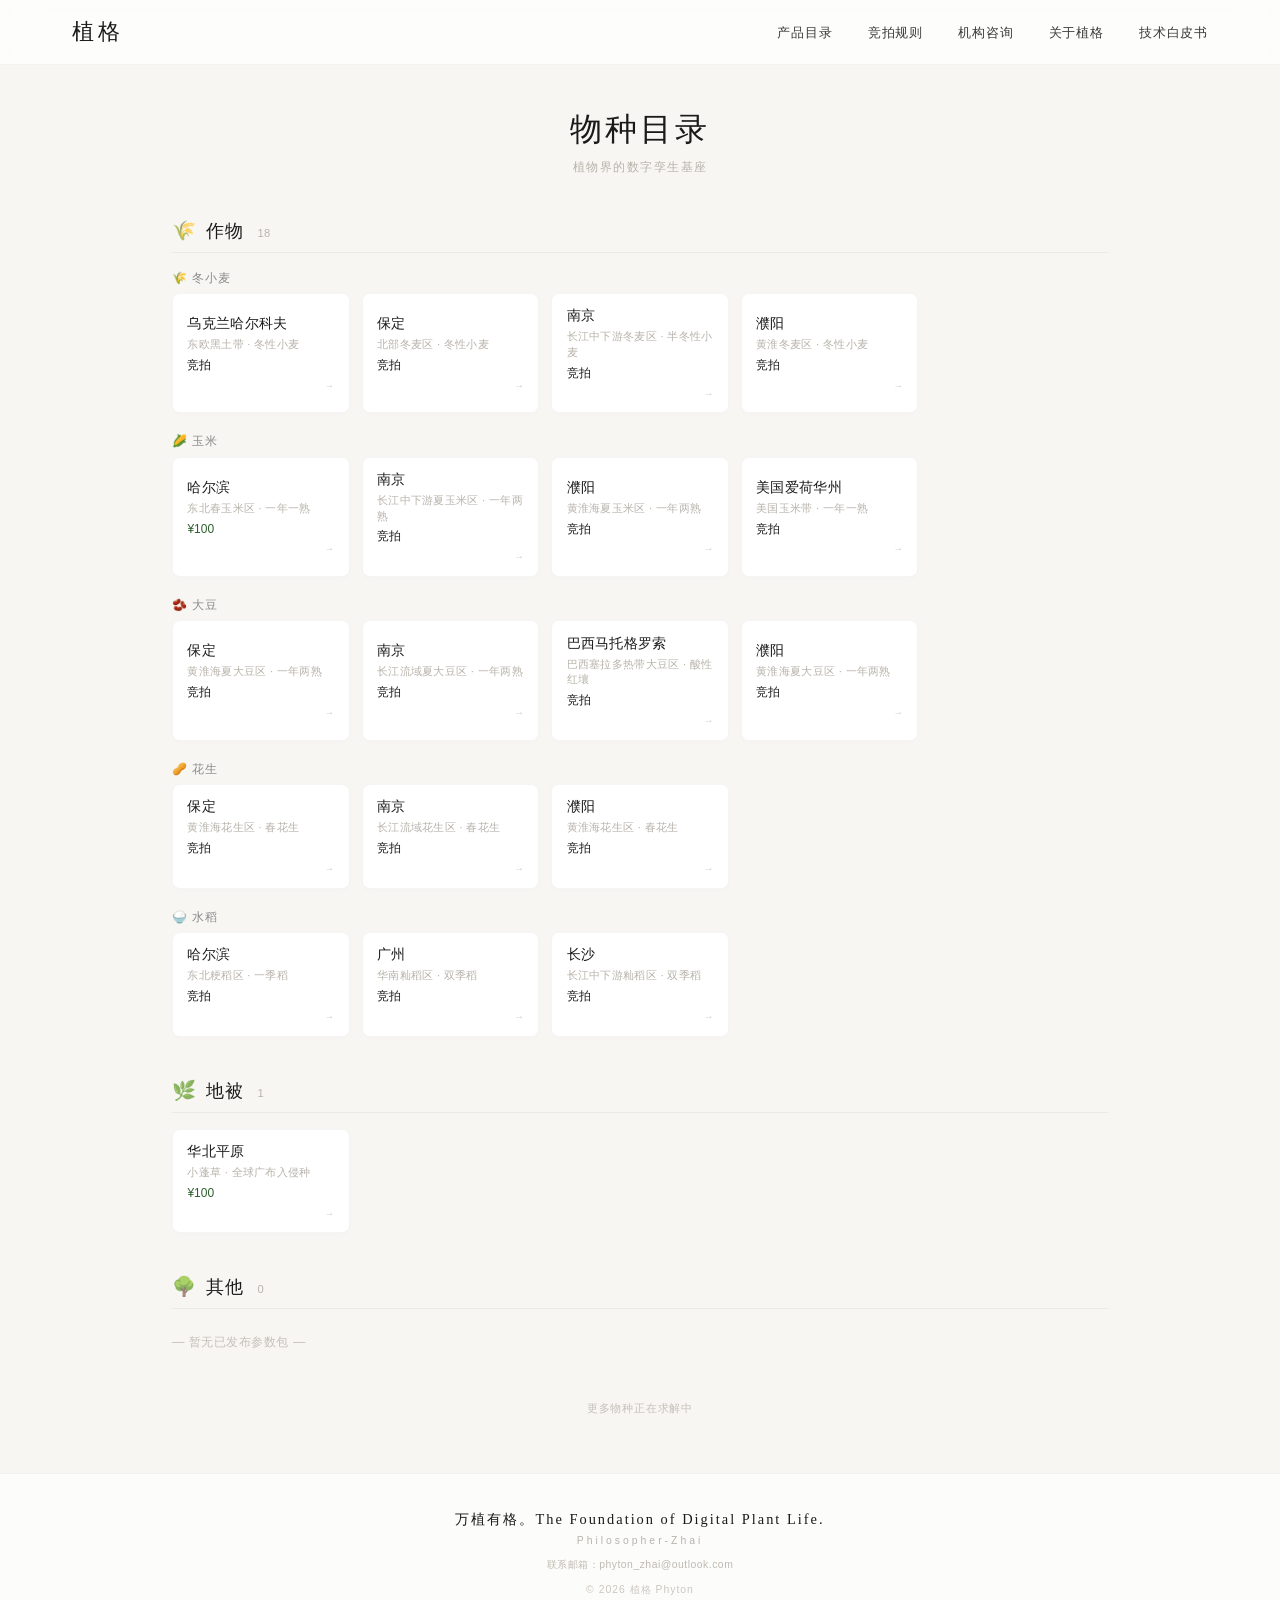
<file: products.html>
<!DOCTYPE html>
<html lang="zh-CN">
<head>
    <meta charset="UTF-8">
    <meta name="viewport" content="width=device-width, initial-scale=1.0">
    <title>物种目录 — 植格 Phyton</title>
    <link rel="stylesheet" href="css/style.css">
    <style>
        * {
            margin: 0;
            padding: 0;
            box-sizing: border-box;
        }

        html {
            overflow-y: scroll;
        }

        body {
            font-family: -apple-system, 'Inter', 'Helvetica Neue', 'Segoe UI', Roboto, sans-serif;
            background: #f7f6f3;
            color: #1e1e1e;
            line-height: 1.5;
            min-height: 100vh;
            display: flex;
            flex-direction: column;
            -webkit-font-smoothing: antialiased;
        }

        .top-nav {
            background: rgba(255, 255, 255, 0.72);
            backdrop-filter: blur(18px) saturate(1.2);
            -webkit-backdrop-filter: blur(18px) saturate(1.2);
            border-bottom: 1px solid rgba(0, 0, 0, 0.04);
            padding: 0 2rem;
            position: sticky;
            top: 0;
            z-index: 100;
        }

        .nav-inner {
            max-width: 1200px;
            margin: 0 auto;
            display: flex;
            justify-content: space-between;
            align-items: center;
            height: 64px;
        }

        .nav-logo {
            font-size: 1.4rem;
            font-weight: 500;
            letter-spacing: 4px;
            color: #1a1a1a;
            text-decoration: none;
            font-family: 'Times New Roman', serif;
        }

        .nav-menu {
            display: flex;
            list-style: none;
            gap: 2.2rem;
            align-items: center;
        }

        .nav-menu li {
            display: block;
        }

        .nav-link {
            font-size: 0.8rem;
            font-weight: 450;
            letter-spacing: 0.8px;
            text-transform: uppercase;
            color: #3a3a3a;
            text-decoration: none;
            transition: color 0.25s ease;
            position: relative;
        }

        .nav-link::after {
            content: '';
            position: absolute;
            bottom: -4px;
            left: 0;
            width: 0;
            height: 1.5px;
            background: #1a1a1a;
            transition: width 0.3s ease;
        }

        .nav-link:hover::after {
            width: 100%;
        }

        .nav-link:hover {
            color: #000;
        }

        .catalog-page {
            max-width: 1000px;
            margin: 2.5rem auto 1.5rem;
            padding: 0 2rem;
            flex: 1;
            width: 100%;
        }

        .catalog-page h1 {
            font-size: 2rem;
            font-weight: 400;
            letter-spacing: 3px;
            color: #1a1a1a;
            text-align: center;
            margin-bottom: 0.3rem;
            font-family: 'Times New Roman', serif;
        }

        .catalog-subtitle {
            text-align: center;
            font-size: 0.78rem;
            color: #b8b3ab;
            letter-spacing: 1.5px;
            margin-bottom: 2.5rem;
        }

        .catalog-category {
            margin-bottom: 2.5rem;
        }

        .category-header {
            display: flex;
            align-items: baseline;
            gap: 0.6rem;
            margin-bottom: 1rem;
            padding-bottom: 0.4rem;
            border-bottom: 1px solid rgba(0, 0, 0, 0.05);
        }

        .category-icon {
            font-size: 1.2rem;
            opacity: 0.7;
        }

        .category-name {
            font-size: 1.1rem;
            font-weight: 500;
            letter-spacing: 1.5px;
            color: #1a1a1a;
            font-family: 'Times New Roman', serif;
        }

        .category-count {
            font-size: 0.7rem;
            color: #b8b3ab;
            letter-spacing: 0.5px;
            margin-left: 0.2rem;
        }

        .product-grid {
            display: grid;
            grid-template-columns: repeat(auto-fill, minmax(160px, 1fr));
            gap: 0.75rem;
        }

        .product-card {
            background: #ffffff;
            border-radius: 8px;
            padding: 0.7rem 0.9rem;
            border: 1px solid rgba(0, 0, 0, 0.04);
            box-shadow: 0 1px 4px rgba(0, 0, 0, 0.02);
            text-decoration: none;
            color: inherit;
            transition: all 0.2s ease;
            display: flex;
            flex-direction: column;
            justify-content: center;
            min-height: 70px;
        }

        .product-card:hover {
            transform: translateY(-2px);
            box-shadow: 0 6px 20px rgba(0, 0, 0, 0.06);
            border-color: rgba(0, 0, 0, 0.08);
        }

        .product-card.sold {
            opacity: 0.4;
            pointer-events: none;
            filter: grayscale(0.5);
        }

        .card-region {
            font-weight: 500;
            font-size: 0.9rem;
            color: #1a1a1a;
            letter-spacing: 0.3px;
            margin-bottom: 0.15rem;
        }

        .card-crop-hint {
            font-size: 0.7rem;
            color: #b8b3ab;
            letter-spacing: 0.3px;
            line-height: 1.4;
        }

        .card-price {
            font-size: 0.75rem;
            font-weight: 500;
            color: #1a1a1a;
            margin-top: 0.2rem;
        }

        .card-price.entry {
            color: #2c5f2d;
        }

        .card-arrow {
            font-size: 0.6rem;
            color: #ccc7bf;
            margin-top: 0.3rem;
            align-self: flex-end;
            transition: transform 0.2s;
        }

        .product-card:hover .card-arrow {
            transform: translateX(3px);
        }

        .card-sold-tag {
            font-size: 0.6rem;
            color: #b8b3ab;
            margin-top: 0.15rem;
        }

        .empty-category {
            font-size: 0.78rem;
            color: #c5c0b8;
            padding: 0.5rem 0;
            letter-spacing: 0.5px;
        }

        .catalog-footer {
            text-align: center;
            font-size: 0.7rem;
            color: #c5c0b8;
            margin-top: 2.5rem;
            letter-spacing: 0.8px;
        }

        .site-footer {
            text-align: center;
            padding: 2.2rem 2rem 1.8rem;
            border-top: 1px solid rgba(0, 0, 0, 0.04);
            margin-top: 2rem;
            background: #fcfcfb;
        }

        .footer-slogan {
            font-size: 0.9rem;
            font-weight: 380;
            letter-spacing: 2px;
            color: #1a1a1a;
            margin-bottom: 0.15rem;
            font-family: 'Times New Roman', serif;
        }

        .footer-sub {
            font-size: 0.65rem;
            letter-spacing: 3px;
            color: #b8b3ab;
            margin-bottom: 0.5rem;
        }

        .footer-email {
            font-size: 0.65rem;
            color: #bfb9b1;
            letter-spacing: 0.5px;
            margin-bottom: 0.6rem;
        }
        .footer-email a {
            color: inherit;
            text-decoration: none;
            transition: color 0.3s ease;
        }
        .footer-email a:hover {
            color: #1a1a1a;
        }

        .footer-copy {
            font-size: 0.65rem;
            color: #ccc7bf;
            letter-spacing: 1px;
        }

        @media (max-width: 700px) {
            .top-nav {
                padding: 0 1rem;
            }
            .nav-menu {
                gap: 1.2rem;
            }
            .nav-link {
                font-size: 0.7rem;
                letter-spacing: 0.5px;
            }
            .nav-logo {
                font-size: 1.1rem;
                letter-spacing: 2px;
            }
            .product-grid {
                grid-template-columns: 1fr 1fr;
                gap: 0.5rem;
            }
            .product-card {
                padding: 0.5rem 0.7rem;
                min-height: 60px;
            }
            .card-region {
                font-size: 0.8rem;
            }
            .card-crop-hint {
                font-size: 0.65rem;
            }
        }

        @media (max-width: 440px) {
            .nav-menu {
                gap: 0.8rem;
            }
            .nav-link {
                font-size: 0.6rem;
                letter-spacing: 0.3px;
            }
            .nav-logo {
                font-size: 0.95rem;
            }
            .catalog-page {
                padding: 0 1rem;
            }
            .product-grid {
                grid-template-columns: 1fr;
            }
        }
    </style>
</head>
<body>

    <nav class="top-nav">
        <div class="nav-inner">
            <a href="index.html" class="nav-logo">植格</a>
            <ul class="nav-menu">
                <li class="nav-item"><a href="products.html" class="nav-link">产品目录</a></li>
                <li class="nav-item"><a href="auction.html" class="nav-link">竞拍规则</a></li>
                <li class="nav-item"><a href="institutional-inquiry.html" class="nav-link">机构咨询</a></li>
                <li class="nav-item"><a href="about.html" class="nav-link">关于植格</a></li>
                <li class="nav-item"><a href="tech/index.html" class="nav-link">技术白皮书</a></li>
            </ul>
        </div>
    </nav>

    <main class="catalog-page">
        <h1>物种目录</h1>
        <p class="catalog-subtitle">植物界的数字孪生基座</p>

        <div id="catalog-content">
            <div class="loading-placeholder">加载中…</div>
        </div>
    </main>

    <footer class="site-footer">
        <p class="footer-slogan">万植有格。The Foundation of Digital Plant Life.</p>
        <p class="footer-sub">Philosopher-Zhai</p>
        <p class="footer-email">联系邮箱：<a href="mailto:phyton_zhai@outlook.com">phyton_zhai@outlook.com</a></p>
        <p class="footer-copy">© 2026 植格 Phyton</p>
    </footer>

    <script>
        const regionHints = {
            '冬小麦_puyang': '黄淮冬麦区 · 冬性小麦',
            '冬小麦_baoding': '北部冬麦区 · 冬性小麦',
            '冬小麦_nanjing': '长江中下游冬麦区 · 半冬性小麦',
            '冬小麦_kharkiv': '东欧黑土带 · 冬性小麦',
            '玉米_haerbin': '东北春玉米区 · 一年一熟',
            '玉米_puyang': '黄淮海夏玉米区 · 一年两熟',
            '玉米_nanjing': '长江中下游夏玉米区 · 一年两熟',
            '玉米_des_moines': '美国玉米带 · 一年一熟',
            '大豆_puyang': '黄淮海夏大豆区 · 一年两熟',
            '大豆_baoding': '黄淮海夏大豆区 · 一年两熟',
            '大豆_nanjing': '长江流域夏大豆区 · 一年两熟',
            '大豆_cuiaba': '巴西塞拉多热带大豆区 · 酸性红壤',
            '花生_puyang': '黄淮海花生区 · 春花生',
            '花生_baoding': '黄淮海花生区 · 春花生',
            '花生_nanjing': '长江流域花生区 · 春花生',
            '水稻_haerbin': '东北粳稻区 · 一季稻',
            '水稻_changsha': '长江中下游籼稻区 · 双季稻',
            '水稻_guangzhou': '华南籼稻区 · 双季稻',
            '小蓬草_erigeron': '小蓬草 · 全球广布入侵种',
        };

        const cropIcons = {
            '冬小麦': '🌾',
            '玉米': '🌽',
            '大豆': '🫘',
            '花生': '🥜',
            '水稻': '🍚',
            '小蓬草': '🌿',
        };

        const categoryDefs = [
            { id: 'crop', icon: '🌾', name: '作物', cropList: ['冬小麦', '玉米', '大豆', '花生', '水稻'] },
            { id: 'groundcover', icon: '🌿', name: '地被', cropList: ['小蓬草'] },
            { id: 'other', icon: '🌳', name: '其他', cropList: [] },
        ];

        async function loadCatalog() {
            const container = document.getElementById('catalog-content');
            try {
                const resp = await fetch('data/products.json');
                if (!resp.ok) throw new Error(`HTTP ${resp.status}`);
                const products = await resp.json();

                if (!products.length) {
                    container.innerHTML = '<p style="text-align:center;color:var(--muted);padding:3rem;">产品目录即将上线，敬请期待。</p>';
                    return;
                }

                let html = '';

                categoryDefs.forEach(cat => {
                    let catProducts;
                    if (cat.id === 'crop') {
                        catProducts = products.filter(p => cat.cropList.includes(p.crop));
                    } else if (cat.id === 'groundcover') {
                        catProducts = products.filter(p => cat.cropList.includes(p.crop));
                    } else {
                        catProducts = [];
                    }

                    html += `
                        <section class="catalog-category">
                            <div class="category-header">
                                <span class="category-icon">${cat.icon}</span>
                                <span class="category-name">${cat.name}</span>
                                <span class="category-count">${catProducts.length}</span>
                            </div>
                    `;

                    if (catProducts.length > 0) {
                        if (cat.id === 'crop') {
                            cat.cropList.forEach(species => {
                                const speciesProducts = catProducts.filter(p => p.crop === species);
                                if (speciesProducts.length === 0) return;
                                html += `
                                    <div class="species-group" style="margin-bottom:1.2rem;">
                                        <div class="species-group-title" style="font-size:0.75rem;font-weight:500;letter-spacing:1px;color:#8a8a8a;margin-bottom:0.4rem;">${cropIcons[species] || ''} ${species}</div>
                                        <div class="product-grid">
                                            ${speciesProducts.map(p => renderCard(p)).join('')}
                                        </div>
                                    </div>
                                `;
                            });
                        } else {
                            html += `
                                <div class="product-grid">
                                    ${catProducts.map(p => renderCard(p)).join('')}
                                </div>
                            `;
                        }
                    } else {
                        html += '<p class="empty-category">— 暂无已发布参数包 —</p>';
                    }

                    html += '</section>';
                });

                html += '<p class="catalog-footer">更多物种正在求解中</p>';
                container.innerHTML = html;

            } catch (err) {
                console.error('加载产品数据失败:', err);
                container.innerHTML = '<p style="text-align:center;color:var(--muted);padding:3rem;">产品数据加载失败。</p>';
            }
        }

        function renderCard(product) {
            const isSold = product.sold === true;
            const isEntry = product.price === 100;
            const hint = regionHints[product.id] || product.region_cn;
            const soldClass = isSold ? ' sold' : '';
            const priceClass = isEntry ? ' entry' : '';
            const priceLabel = isSold ? '已售出' : (isEntry ? '¥100' : '竞拍');
            const targetUrl = isSold ? '#' : `product.html?id=${encodeURIComponent(product.id)}`;

            return `
                <a href="${targetUrl}" class="product-card${soldClass}" ${isSold ? 'aria-disabled="true"' : ''}>
                    <div class="card-region">${product.region_cn}</div>
                    <div class="card-crop-hint">${hint}</div>
                    <span class="card-price${priceClass}">${priceLabel}</span>
                    ${isSold ? '<span class="card-sold-tag">已售出</span>' : '<span class="card-arrow">→</span>'}
                </a>
            `;
        }

        loadCatalog();
    </script>
</body>
</html>
</file>
<file: css/style.css>
/* ===== 植格 v2.5 — 全屏滚动版 ===== */

:root {
    --bg: #ffffff;
    --text: #1a1a1a;
    --muted: #666666;
    --light-muted: #999999;
    --border: #e5e5e5;
    --accent: #2c5f2d;
    --accent-light: #e8f0e8;
    --nav-bg: rgba(255,255,255,0.92);
    --dropdown-bg: rgba(255,255,255,0.97);
}

* { margin: 0; padding: 0; box-sizing: border-box; }

body {
    font-family: -apple-system, BlinkMacSystemFont, "Segoe UI", "Helvetica Neue", "PingFang SC", "Microsoft YaHei", sans-serif;
    background: var(--bg);
    color: var(--text);
    line-height: 1.7;
    -webkit-font-smoothing: antialiased;
    overflow-x: hidden;
}

/* ===== 顶部悬浮导航 ===== */
.top-nav {
    position: fixed;
    top: 0;
    left: 0;
    width: 100%;
    z-index: 100;
    background: var(--nav-bg);
    backdrop-filter: blur(12px);
    border-bottom: 1px solid var(--border);
}

.nav-inner {
    max-width: 100%;
    margin: 0 auto;
    display: flex;
    align-items: center;
    justify-content: space-between;
    padding: 0.7rem 2rem;
}

.nav-logo {
    font-size: 1.2rem;
    font-weight: 600;
    letter-spacing: 0.06em;
    color: var(--accent);
    text-decoration: none;
}

.nav-menu {
    list-style: none;
    display: flex;
    gap: 2rem;
    align-items: center;
}

.nav-link {
    color: var(--text);
    text-decoration: none;
    font-size: 0.85rem;
    letter-spacing: 0.04em;
    transition: color 0.2s;
}

.nav-link:hover { color: var(--accent); }

/* 下拉菜单 */
.has-dropdown { position: relative; }

.dropdown {
    position: absolute;
    top: 100%;
    left: 50%;
    transform: translateX(-50%);
    background: var(--dropdown-bg);
    backdrop-filter: blur(12px);
    border: 1px solid var(--border);
    border-radius: 6px;
    min-width: 300px;
    opacity: 0;
    visibility: hidden;
    transition: all 0.2s;
}

.has-dropdown:hover .dropdown {
    opacity: 1;
    visibility: visible;
}

.dropdown-inner { padding: 0.5rem 0; }

.dropdown-group { padding: 0.3rem 1.2rem; }

.dropdown-group-title {
    font-size: 0.7rem;
    font-weight: 600;
    color: var(--accent);
    text-transform: uppercase;
    letter-spacing: 0.06em;
    margin: 0.4rem 0 0.2rem;
}

.dropdown-item {
    display: block;
    padding: 0.3rem 1.2rem;
    font-size: 0.85rem;
    color: var(--text);
    text-decoration: none;
    transition: background 0.15s;
}

.dropdown-item:hover { background: var(--accent-light); }

.dropdown-item .price-hint {
    font-size: 0.7rem;
    color: var(--muted);
    margin-left: 0.4rem;
}

/* ===== 全屏滚动容器 ===== */
.scroll-container {
    height: 100vh;
    overflow-y: scroll;
    scroll-snap-type: y mandatory;
    scroll-behavior: smooth;
}

.fullscreen-panel {
    height: 100vh;
    scroll-snap-align: start;
    display: flex;
    align-items: center;
    justify-content: center;
    position: relative;
    overflow: hidden;
}

/* ===== 第一屏：丰收田野 ===== */
.hero-panel {
    background: url('../images/hero_field.jpg') center/cover no-repeat;
}

.hero-panel.no-image {
    background: linear-gradient(180deg, #d4e5d4 0%, #f0f5f0 60%, #fff 100%);
}

.hero-overlay {
    text-align: center;
    color: #fff;
    text-shadow: 0 2px 20px rgba(0,0,0,0.5);
    z-index: 2;
}

.hero-title {
    font-size: clamp(2rem, 5vw, 4rem);
    font-weight: 300;
    letter-spacing: 0.1em;
    margin-bottom: 0.5rem;
}

.hero-subtitle {
    font-size: clamp(0.9rem, 2vw, 1.4rem);
    font-weight: 300;
    letter-spacing: 0.06em;
    opacity: 0.9;
}

.hero-tagline {
    font-size: clamp(0.8rem, 1.5vw, 1rem);
    margin-top: 1.5rem;
    opacity: 0.75;
    letter-spacing: 0.04em;
    font-style: italic;
}

.hero-byline {
    font-size: clamp(0.7rem, 1.2vw, 0.85rem);
    margin-top: 1rem;
    opacity: 0.6;
    letter-spacing: 0.04em;
}

.scroll-hint {
    position: absolute;
    bottom: 2rem;
    left: 50%;
    transform: translateX(-50%);
    color: rgba(255,255,255,0.5);
    font-size: 1.8rem;
    animation: bounce 2s infinite;
    z-index: 2;
}

@keyframes bounce {
    0%, 100% { transform: translateX(-50%) translateY(0); }
    50% { transform: translateX(-50%) translateY(10px); }
}

/* ===== 第二屏：故事卡片 ===== */
.stories-panel {
    background: var(--bg);
}

.stories-inner {
    max-width: 100%;
    width: 100%;
    padding: 4rem 2rem;
    display: flex;
    flex-direction: column;
    justify-content: center;
    height: 100%;
}

.stories-heading {
    text-align: center;
    font-size: clamp(1.2rem, 2.5vw, 1.8rem);
    font-weight: 300;
    letter-spacing: 0.06em;
    margin-bottom: 2.5rem;
    color: var(--text);
}

.story-grid {
    display: flex;
    gap: 2rem;
    flex: 1;
    min-height: 0;
}

.story-card {
    flex: 1;
    border: 1px solid var(--border);
    border-radius: 4px;
    overflow: hidden;
    display: flex;
    flex-direction: column;
    transition: box-shadow 0.3s;
}

.story-card:hover {
    box-shadow: 0 8px 30px rgba(0,0,0,0.08);
}

.story-img {
    width: 100%;
    flex: 1;
    min-height: 40vh;
    background: center/cover no-repeat;
    background-color: #e8f0e8;
}

.story-text {
    padding: clamp(1rem, 2vh, 1.8rem);
}

.story-text h3 {
    font-size: clamp(0.85rem, 1.3vw, 1.05rem);
    font-weight: 500;
    margin-bottom: 0.3rem;
    color: var(--text);
}

.story-tagline {
    font-size: clamp(0.75rem, 1vw, 0.85rem);
    color: var(--accent);
    font-style: italic;
    margin-bottom: 0.6rem;
}

.story-desc {
    font-size: clamp(0.7rem, 0.95vw, 0.85rem);
    color: var(--muted);
    line-height: 1.6;
}

/* ===== 第三屏：全球覆盖 ===== */
.climate-panel {
    background: #f8f9f8;
}

.climate-inner {
    width: 100%;
    height: 100%;
    display: flex;
    flex-direction: column;
    align-items: center;
    justify-content: center;
    padding: 3rem 2rem;
}

.climate-heading {
    font-size: clamp(1.2rem, 2.5vw, 1.8rem);
    font-weight: 300;
    letter-spacing: 0.06em;
    margin-bottom: 2rem;
    color: var(--text);
}

.climate-map {
    max-width: 100%;
    max-height: 70vh;
    width: auto;
    height: auto;
    object-fit: contain;
    border-radius: 4px;
}

.climate-note {
    font-size: clamp(0.7rem, 1vw, 0.85rem);
    color: var(--light-muted);
    margin-top: 1.5rem;
    text-align: center;
}

/* ===== 页脚 ===== */
.site-footer {
    background: #f8f9f8;
    border-top: 1px solid var(--border);
    text-align: center;
    padding: 3rem 2rem;
}

.footer-slogan {
    font-size: 1rem;
    font-weight: 400;
    letter-spacing: 0.06em;
    color: var(--text);
    margin-bottom: 0.3rem;
}

.footer-sub {
    font-size: 0.8rem;
    color: var(--light-muted);
    margin-bottom: 1.5rem;
}

.footer-disclaimer {
    font-size: 0.72rem;
    color: var(--light-muted);
    max-width: 650px;
    margin: 0 auto 1.5rem;
    line-height: 1.6;
}

.footer-copy {
    font-size: 0.72rem;
    color: var(--light-muted);
}

/* ===== 手机端适配 ===== */
@media (max-width: 768px) {
    .nav-inner {
        padding: 0.5rem 1rem;
    }
    .nav-menu {
        gap: 1rem;
    }
    .nav-link {
        font-size: 0.78rem;
    }
    .dropdown {
        min-width: 240px;
        left: auto;
        right: 0;
        transform: none;
    }

    /* 第一屏 */
    .hero-title {
        font-size: 2rem;
    }
    .hero-subtitle {
        font-size: 0.9rem;
    }

    /* 第二屏：卡片纵向堆叠 */
    .stories-panel {
        height: auto;
        min-height: 100vh;
    }
    .stories-inner {
        padding: 2rem 1rem;
    }
    .story-grid {
        flex-direction: column;
        gap: 1.5rem;
    }
    .story-card {
        flex: none;
        min-height: 50vh;
    }
    .story-img {
        min-height: 25vh;
    }

    /* 第三屏 */
    .climate-inner {
        padding: 2rem 1rem;
    }
    .climate-map {
        max-height: 55vh;
    }
}
/* ===== 关于植格页面 ===== */
.about-page {
    max-width: 800px;
    margin: 6rem auto 3rem;
    padding: 0 2rem;
}

.about-page h1 {
    text-align: center;
    font-size: 2rem;
    font-weight: 300;
    letter-spacing: 0.06em;
    margin-bottom: 3rem;
    color: var(--text);
}

.about-block {
    margin-bottom: 2.5rem;
}

.about-block h2 {
    font-size: 1.2rem;
    font-weight: 500;
    margin-bottom: 1rem;
    color: var(--text);
    letter-spacing: 0.04em;
}

.about-block p {
    font-size: 0.95rem;
    color: var(--muted);
    line-height: 1.8;
    margin-bottom: 0.8rem;
}

/* ===== 竞拍/机构咨询页面居中 ===== */
.auction-form,
.institutional {
    max-width: 700px;
    margin: 6rem auto 3rem;
    padding: 0 2rem;
    text-align: center;
}

.auction-form .rules,
.institutional p {
    text-align: left;
}

.auction-form h2,
.institutional h2 {
    text-align: center;
}

/* ===== 产品详情页补充样式 ===== */
.product-detail {
    max-width: 720px;
    margin: 6rem auto 3rem;
    padding: 0 2rem;
}

.product-detail .back-link {
    display: inline-block;
    margin-bottom: 2rem;
    color: var(--muted);
    text-decoration: none;
    font-size: 0.85rem;
}

.product-detail .back-link:hover {
    color: var(--text);
}

.product-header {
    text-align: center;
    margin-bottom: 2.5rem;
}

.product-header h2 {
    font-size: 2rem;
    font-weight: 300;
    letter-spacing: 0.04em;
}

.product-header .meta {
    color: var(--muted);
    font-size: 0.95rem;
    margin-top: 0.5rem;
}

.product-header .price-large {
    font-size: 1.8rem;
    font-weight: 600;
    margin-top: 1rem;
}

.price-entry { color: var(--tag-entry); }
.price-premium { color: var(--tag-premium); }

/* 数据卡片 */
.data-card {
    background: #fafbfc;
    border: 1px solid var(--border);
    border-radius: 6px;
    padding: 1.5rem;
    margin-bottom: 1.5rem;
}

.data-card h4 {
    font-size: 0.85rem;
    font-weight: 500;
    color: var(--muted);
    text-transform: uppercase;
    letter-spacing: 0.06em;
    margin-bottom: 1rem;
    text-align: center;
}

.data-grid {
    display: flex;
    justify-content: center;
    gap: 2rem;
    flex-wrap: wrap;
}

.data-item {
    text-align: center;
}

.data-item .data-value {
    font-size: 1.4rem;
    font-weight: 600;
    color: var(--accent);
}

.data-item .data-label {
    font-size: 0.8rem;
    color: var(--muted);
    margin-top: 0.2rem;
}

/* 说明书下载 */
.manual-download {
    text-align: center;
    margin: 2rem 0;
}

.btn-download {
    display: inline-block;
    padding: 0.7rem 2rem;
    background: var(--accent);
    color: #fff;
    text-decoration: none;
    border-radius: 4px;
    font-size: 0.9rem;
    letter-spacing: 0.04em;
    transition: background 0.2s;
}

.btn-download:hover {
    background: #1e4a1f;
}

/* 竞拍区域 */
.auction-section {
    text-align: center;
    margin: 2rem 0;
    padding: 2rem;
    background: #fafbfc;
    border: 1px solid var(--border);
    border-radius: 6px;
}

.auction-section h3 {
    font-size: 1.1rem;
    font-weight: 500;
    margin-bottom: 0.5rem;
}

.auction-section p {
    font-size: 0.9rem;
    color: var(--muted);
    margin-bottom: 1.5rem;
}

.btn-auction {
    display: inline-block;
    padding: 0.8rem 2.4rem;
    background: var(--accent);
    color: #fff;
    text-decoration: none;
    border-radius: 4px;
    font-size: 0.95rem;
    letter-spacing: 0.04em;
    transition: background 0.2s;
}

.btn-auction:hover {
    background: #1e4a1f;
}

.license-info {
    font-size: 0.8rem;
    color: var(--light-muted);
    margin-top: 1rem;
}

/* ===== 响应式 ===== */
@media (max-width: 768px) {
    .about-page,
    .auction-form,
    .institutional,
    .product-detail {
        margin-top: 5rem;
        padding: 0 1rem;
    }
    .data-grid {
        gap: 1rem;
    }
}
/* 手机端下拉菜单可滚动 */
@media (max-width: 768px) {
    .dropdown {
        max-height: 70vh;
        overflow-y: auto;
        -webkit-overflow-scrolling: touch;
    }
}
</file>
